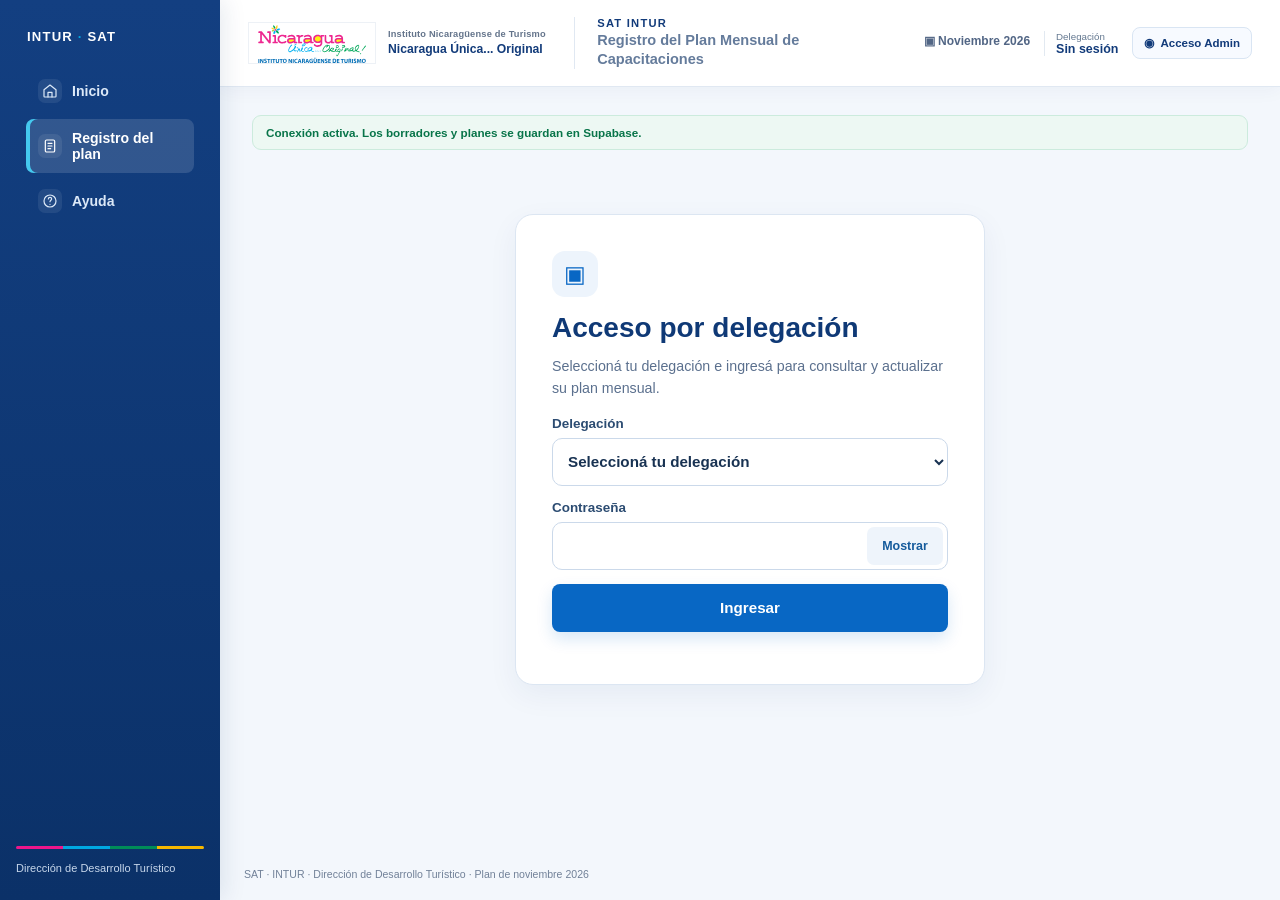
<file: index.html>
<!doctype html>
<html lang="es">
<head>
  <meta charset="utf-8">
  <meta name="viewport" content="width=device-width,initial-scale=1">
  <meta name="description" content="Registro institucional del Plan Mensual de Capacitaciones del SAT INTUR.">
  <meta property="og:type" content="website">
  <meta property="og:title" content="Plan de Capacitaciones">
  <meta property="og:description" content="Registro institucional del Plan Mensual de Capacitaciones del SAT INTUR.">
  <meta name="twitter:card" content="summary">
  <meta name="twitter:title" content="Plan de Capacitaciones">
  <meta name="twitter:description" content="Registro institucional del Plan Mensual de Capacitaciones del SAT INTUR.">
  <title>Plan de Capacitaciones</title>
  <link rel="stylesheet" href="styles.css">
</head>
<body>
  <div class="app-shell">
    <aside class="sidebar" id="satSidebar" aria-label="Navegación del SAT Plan">
      <div class="sidebar-kicker">INTUR <span>·</span> SAT</div>
      <nav>
        <a href="#pageHeading"><span aria-hidden="true"><svg viewBox="0 0 24 24" fill="none" stroke="currentColor" stroke-width="1.8" stroke-linecap="round" stroke-linejoin="round"><path d="m3 10 9-7 9 7v10a1 1 0 0 1-1 1H4a1 1 0 0 1-1-1z"/><path d="M9 21v-7h6v7"/></svg></span> Inicio</a>
        <a class="active" href="#delegateView" aria-current="page"><span aria-hidden="true"><svg viewBox="0 0 24 24" fill="none" stroke="currentColor" stroke-width="1.8" stroke-linecap="round" stroke-linejoin="round"><rect x="5" y="3" width="14" height="18" rx="2"/><path d="M9 8h6M9 12h6M9 16h4"/></svg></span> Registro del plan</a>
        <a id="satAccountsLink" href="#satAccounts" hidden><span aria-hidden="true"><svg viewBox="0 0 24 24" fill="none" stroke="currentColor" stroke-width="1.8" stroke-linecap="round" stroke-linejoin="round"><path d="M16 21v-2a4 4 0 0 0-4-4H6a4 4 0 0 0-4 4v2M9 11a4 4 0 1 0 0-8 4 4 0 0 0 0 8ZM22 21v-2a4 4 0 0 0-3-3.87M16 3.13a4 4 0 0 1 0 7.75"/></svg></span> Usuarios y Contraseñas</a>
        <a href="#help"><span aria-hidden="true"><svg viewBox="0 0 24 24" fill="none" stroke="currentColor" stroke-width="1.8" stroke-linecap="round" stroke-linejoin="round"><circle cx="12" cy="12" r="9"/><path d="M9.5 9a2.5 2.5 0 0 1 5 0c0 1.7-2.5 2.1-2.5 4M12 17h.01"/></svg></span> Ayuda</a>
      </nav>
      <div class="sidebar-art" aria-hidden="true"><svg viewBox="0 0 260 300" preserveAspectRatio="none"><defs><linearGradient id="lake" x1="0" y1="0" x2="0" y2="1"><stop stop-color="#00a8e1" stop-opacity=".08"/><stop offset="1" stop-color="#62c8ef" stop-opacity=".6"/></linearGradient></defs><path d="M0 132 39 83l25 30 39-74 52 95 29-50 76 61v155H0Z" fill="#168bd0" opacity=".42"/><path d="m0 165 45-39 35 22 31-35 53 51 31-31 65 43v124H0Z" fill="#063366" opacity=".62"/><path d="M0 178q45-9 87 3t85 0 88 2v117H0Z" fill="url(#lake)"/><path d="M0 214q48-8 94 2t85 0 81 1M0 246q48-6 94 2t85 0 81 1" fill="none" stroke="#c4efff" stroke-opacity=".42" stroke-width="2"/><g fill="none" stroke="#c4efff" stroke-opacity=".45" stroke-width="2"><path d="M57 86c-25-30-47-16-28 10-35-6-36 21-5 22-24 20-5 39 18 17 1 34 26 32 27 1 20 28 43 10 15-13 34 0 32-27-4-21 17-28-7-42-23-16Z"/><circle cx="65" cy="113" r="8"/></g></svg><em>Nicaragua Única... Original!</em></div>
      <div class="sidebar-bottom"><div class="brand-stripe" aria-hidden="true"><i></i><i></i><i></i><i></i></div><span>Dirección de Desarrollo Turístico</span></div>
    </aside>
    <button class="menu-scrim" id="menuScrim" type="button" aria-label="Cerrar menú" hidden></button>

    <div class="app-main">
      <header class="hero">
        <div class="hero-inner">
          <button class="menu-toggle" id="menuToggle" type="button" aria-label="Abrir menú" aria-controls="satSidebar" aria-expanded="false"><span aria-hidden="true">☰</span></button>
          <div class="brand"><img class="logo" src="assets/intur-nicaragua-unica.svg" alt="INTUR · Nicaragua Única"><div><span>Instituto Nicaragüense de Turismo</span><strong>Nicaragua Única... Original</strong></div></div>
          <div class="header-title"><span>SAT INTUR</span><strong>Registro del Plan Mensual de Capacitaciones</strong></div>
          <div class="header-actions"><span class="period-label" id="selectedPeriodLabel">▣ &nbsp;Noviembre 2026</span><a class="header-delegation" href="#identification"><small>Delegación</small><strong id="headerDelegationName">Chinandega</strong></a><button class="admin-access" id="adminAccess" type="button">◉ &nbsp;Acceso Admin</button></div>
        </div>
      </header>

  <main class="shell">
    <div class="connection" id="connection" role="status" aria-live="polite"></div>

    <section id="satDelegationAccess" class="sat-access">
      <form id="satDelegationLogin">
        <span class="access-icon" aria-hidden="true">▣</span>
        <h2>Acceso por delegación</h2>
        <p class="access-intro">Seleccioná tu delegación e ingresá para consultar y actualizar su plan mensual.</p>
        <label>Delegación <select id="satDelegationName" required></select></label>
        <label>Contraseña <span class="password-field"><input id="satDelegationPassword" type="password" autocomplete="current-password" required><button id="satPasswordVisibility" type="button" aria-label="Mostrar contraseña" aria-pressed="false">Mostrar</button></span></label>
        <button class="button primary full" type="submit">Ingresar</button>
      </form>
      <form id="satPasswordChange" hidden>
        <h2>Cambiar contraseña</h2>
        <label>Nueva contraseña <input id="satNewPassword" type="password" minlength="12" maxlength="72" autocomplete="new-password" required></label>
        <button class="button" type="submit">Guardar contraseña</button>
      </form>
      <p id="satAccessMessage" role="status"></p>
      <p id="delegationReadOnly" role="status" hidden>Este plan ya fue enviado a la DDT. Podés consultarlo y descargarlo. Para hacer cambios, solicitá habilitación a la DDT.</p>
    </section>
    <section id="delegateView" hidden>
      <div class="page-heading" id="pageHeading">
        <div class="page-heading-copy"><h1>Registro de capacitaciones</h1><p>Completá el plan en dos pasos: primero tus datos y después las capacitaciones.</p></div>
        <div class="delegate-session-actions" id="satDelegationSessionActions" hidden>
          <div class="delegate-period-picker" id="delegationPeriodPicker">
            <span class="period-label" id="delegationPeriodLabel">Mes del plan</span>
            <div class="delegate-period-controls">
              <button type="button" id="delegationPeriodPrev" aria-label="Mes anterior"><span aria-hidden="true">‹</span><span>Mes anterior</span></button>
              <button type="button" id="delegationPeriodToggle" aria-expanded="false" aria-controls="delegationPeriodPanel"><span aria-hidden="true" class="period-icon">▦</span><strong id="delegationPeriodText">Noviembre 2026</strong><span>Elegir otro mes</span></button>
              <button type="button" id="delegationPeriodNext" aria-label="Mes siguiente"><span>Mes siguiente</span><span aria-hidden="true">›</span></button>
            </div>
            <div id="delegationPeriodPanel" class="delegate-period-panel" role="dialog" aria-labelledby="delegationPeriodPanelTitle" hidden>
              <div class="delegate-period-year-controls"><button type="button" id="delegationYearPrev">Año anterior</button><h3 id="delegationPeriodPanelTitle" aria-live="polite">2026</h3><button type="button" id="delegationYearNext">Año siguiente</button></div>
              <div id="delegationMonths" class="delegate-period-months"></div>
              <button type="button" id="delegationPeriodToday" class="delegate-period-today">Ir al mes actual</button>
            </div>
            <input id="delegationPeriod" type="hidden" value="2026-11">
          </div>
          <div class="delegate-account-actions"><button id="satChangePassword" class="button ghost" type="button" hidden>Cambiar contraseña</button><button id="satDelegationLogout" class="button ghost" type="button" hidden>Cerrar sesión</button></div>
        </div>
      </div>
      <ol class="delegate-step-progress" aria-label="Pasos para completar el plan">
        <li id="stepProgress1" aria-current="step"><button class="step-progress-button" id="stepNav1" type="button" aria-controls="delegationStep1" aria-current="step"><span>1</span><strong>Datos de quien registra</strong></button></li>
        <li id="stepProgress2"><button class="step-progress-button" id="stepNav2" type="button" aria-controls="delegationStep2"><span>2</span><strong>Capacitaciones</strong></button></li>
      </ol>
      <p id="saveMessage" class="save-state" role="status" aria-live="polite">Guardá cada capacitación para conservarla en Supabase. Cuando el plan esté completo, envíalo a la DDT.</p>
      <div id="delegationStep1" class="delegation-step">
      <section class="panel identity-panel" id="identification">
        <div class="panel-title"><div class="step-heading"><span class="step-number" aria-hidden="true">1</span><div><span class="step-caption">PASO 1 DE 2</span><h2>Datos de quien registra</h2><p id="registrantHelp">Escribí los datos de la persona responsable del plan. Los campos con * son necesarios.</p></div></div><span class="status-pill" id="planStatus">Borrador</span></div>
        <div class="identity-grid">
          <label class="identity-field field-region"><span>Región <b class="required-mark">*</b></span><select id="region"></select></label>
          <label class="identity-field field-delegation"><span>Delegación <b class="required-mark">*</b></span><select id="delegation"></select></label>
          <label class="identity-field field-person"><span>Nombre de quien registra <b class="required-mark">*</b></span><input id="registrantName" autocomplete="name" placeholder="Nombre y apellido"></label>
          <label class="identity-field field-role"><span>Cargo <b class="required-mark">*</b></span><input id="registrantRole" placeholder="Ej. Especialista territorial"></label>
          <label class="identity-field field-email"><span>Correo institucional <b class="required-mark">*</b></span><input id="registrantEmail" type="email" autocomplete="email" placeholder="correo@intur.gob.ni"></label>
          <label class="identity-field field-phone"><span>Teléfono de contacto <b class="required-mark">*</b></span><input id="registrantPhone" type="tel" autocomplete="tel" placeholder="Ej. 8888-0000"></label>
        </div>
      </section>

      <section class="metrics" aria-label="Resumen del plan">
        <article class="metric-activities"><span>▤</span><div><small>Capacitaciones</small><strong id="activityCount">0</strong></div></article>
        <article class="cancelled-metric"><span>⛔</span><div><small>Canceladas</small><strong id="cancelledCount">0</strong></div></article>
        <article class="metric-projection"><span>♟</span><div><small>Proyección total</small><strong id="participantCount">0</strong></div></article>
        <article class="metric-delegation"><span>⌖</span><div><small>Delegación</small><strong id="delegationMetric">—</strong></div></article>
        <article class="metric-saved"><span>◷</span><div><small>Último cambio</small><strong id="lastSaved">Pendiente</strong></div></article>
      </section>
      <div class="step-actions step-actions-end"><button class="button primary" id="step1Continue" type="button">Continuar a capacitaciones</button></div>
      </div>
      <div id="delegationStep2" class="delegation-step" hidden>
      <section class="panel plan-panel">
        <div class="panel-title plan-heading"><div class="step-heading"><span class="step-number" aria-hidden="true">2</span><div><span class="step-caption">PASO 2 DE 2</span><h2 id="activitiesHeading">Capacitaciones</h2><p id="activitiesHelp">Agregá o editá las capacitaciones del mes. Cuando el plan esté completo, podrás enviarlo a la DDT.</p></div></div><button class="button add-activity" id="addActivityTop" type="button">＋ Agregar capacitación</button></div>
        <div class="guidance" id="help"><b>Cómo empezar:</b> Tocá “Agregar capacitación”, completá los campos con * y presioná “Guardar actividad”. Si dura varios días, registrala una sola vez y anotá las otras fechas.</div>
        <div id="activities"></div>
        <div class="empty" id="emptyState"><span aria-hidden="true">🗓️</span><h3>Aún no hay capacitaciones para este mes</h3><p>Cuando estés lista, agregá la primera capacitación para el período seleccionado.</p><div class="empty-actions"><button class="button secondary" type="button" id="addFirst">Agregar primera capacitación</button></div></div>
      </section>
      <section class="panel plan-send-panel" id="planSendPanel" aria-labelledby="submitStepTitle">
        <div class="plan-send-copy"><span class="eyebrow dark">Envío del plan</span><h2 id="submitStepTitle">Enviar plan a la DDT</h2><p id="submitStepHelp">Al confirmar, el plan se guardará en Supabase y quedará enviado a la DDT.</p><p class="plan-send-summary" id="planSendSummary" role="status" aria-live="polite">Completá las capacitaciones y confirmá el envío cuando el plan esté listo.</p></div>
        <div class="step-actions plan-send-actions"><button class="button ghost" id="step2Back" type="button">Volver a datos</button><button class="button primary" id="submitPlan" type="button">Enviar plan a la DDT</button></div>
      </section>
      <section class="panel download-panel" id="downloadPanel" aria-live="polite">
        <div><span class="eyebrow dark" id="downloadEyebrow">Descargas del plan</span><h2 id="downloadHeading">Podrás descargar el plan después de enviarlo</h2><p id="downloadHelp">Las descargas estarán disponibles cuando envíes el plan a la DDT.</p></div>
        <div class="download-actions"><button class="button word" id="downloadWord" type="button" disabled aria-describedby="downloadHelp">Descargar plan mensual en Word</button><button class="button excel" id="downloadExcel" type="button" disabled aria-describedby="downloadHelp">Descargar plan mensual en Excel</button></div>
      </section>
      </div>
    </section>

    <dialog id="submitConfirmDialog" class="submit-confirm-dialog" aria-labelledby="submitConfirmTitle">
      <form method="dialog"><h2 id="submitConfirmTitle">¿Enviar este plan a la DDT?</h2><p id="submitConfirmSummary"></p><p id="submitConfirmHelp">El plan quedará guardado en Supabase con estado Enviado y visible en Acceso Admin.</p><div class="dialog-actions"><button class="button ghost" value="cancel">Volver al plan</button><button class="button primary" id="confirmSubmitPlan" type="button">Sí, enviar el plan</button></div></form>
    </dialog>

    <section id="adminView" class="admin-view" hidden>
      <div id="adminDashboard">
      <div class="admin-bar"><div><span class="eyebrow dark">Consola administrativa</span><h2 id="adminPeriodHeading">Seguimiento del Plan de Noviembre</h2><div class="admin-period-tools"><div class="period-picker" id="adminPeriodPicker">
  <span class="period-label">MES</span>
  <div class="period-controls">
    <button type="button" id="periodPrev" aria-label="Mes anterior">‹</button>
    <button type="button" id="periodToggle" aria-expanded="false" aria-controls="periodPanel"><span aria-hidden="true" class="period-icon">▦</span><strong id="periodMonth"></strong><span id="periodYear"></span></button>
    <button type="button" id="periodNext" aria-label="Mes siguiente">›</button>
  </div>
  <div id="periodPanel" class="period-panel" hidden>
    <div class="period-controls"><button type="button" id="periodYearPrev" aria-label="Año anterior">‹</button><strong id="periodBrowseYear" aria-live="polite"></strong><button type="button" id="periodYearNext" aria-label="Año siguiente">›</button></div>
    <div id="periodMonths" class="period-months"></div>
  </div>
</div><button class="button admin-reset-month" id="adminResetMonth" type="button">↻ Reiniciar mes</button></div><p>Vista central del período seleccionado: delegaciones, responsables y capacitaciones registradas.</p></div><div class="admin-action-stack"><div class="admin-main-actions"><button class="button word" id="adminDownloadComplete" type="button" disabled>▣ Descargar plan completo noviembre</button><button class="button excel" id="adminDownloadExcelComplete" type="button" disabled>▦ Descargar Excel completo noviembre</button><button class="button excel" id="adminDownloadCentral" type="button" disabled>Exportar para SAT Central</button><button class="button secondary" id="assignDdtStaff" type="button">👥 Asignar personal DDT</button><button class="button cancelled-action" id="adminCancelledOpen" type="button">⛔ Capacitaciones canceladas</button></div><div class="admin-session-actions"><button class="button plan-ddt" id="adminPlanDdt" type="button">▤ Plan DDT</button><button class="button ghost" id="adminLogout" type="button">Cerrar sesión</button></div></div></div>
      <section class="metrics admin-metrics">
        <article><span>🗺️</span><div><small>Delegaciones con registro</small><strong id="adminDelegations">0 / 17</strong></div></article>
        <article><span>📚</span><div><small>Capacitaciones</small><strong id="adminActivities">0</strong></div></article>
        <article class="cancelled-metric"><span>⛔</span><div><small>Canceladas</small><strong id="adminCancelled">0</strong></div></article>
        <article><span>👥</span><div><small>Proyección total</small><strong id="adminParticipants">0</strong></div></article>
        <article><span>✅</span><div><small>Planes enviados</small><strong id="adminSubmitted">0</strong></div></article>
      </section>
      <section class="panel">
        <div class="admin-filters"><label>Delegación<select id="adminDelegationFilter"><option value="">Todas</option></select></label><label>Estado<select id="adminStatusFilter"><option value="">Todos</option><option value="BORRADOR">Borrador</option><option value="ENVIADO">Enviado</option></select></label><label>Buscar<input id="adminSearch" type="search" placeholder="Tema, responsable o persona"></label><button class="button secondary" id="adminRefresh" type="button">Actualizar</button></div>
        <div class="admin-list" id="adminList"></div>
      </section>
      </div>
      <section id="planDdtView" class="plan-ddt-view" hidden aria-labelledby="planDdtTitle">
        <div class="ddt-view-heading"><div><span class="eyebrow dark">Dirección de Desarrollo Turístico</span><h2 id="planDdtTitle">Plan DDT — Noviembre 2026</h2><p>Dirección de Desarrollo Turístico — Departamento de Acompañamiento Técnico</p></div><button class="button ghost" id="ddtBack" type="button">← Volver al panel</button></div>
        <div id="ddtLoading" class="ddt-message" role="status" hidden>Consultando las capacitaciones vigentes en Supabase…</div>
        <div id="ddtError" class="ddt-message error" role="alert" hidden></div>
        <div id="ddtSummary" class="ddt-summary" hidden>
          <article><span>Capacitaciones asignadas</span><strong id="ddtActivityTotal">0</strong></article>
          <article><span>Participantes proyectados</span><strong id="ddtParticipantTotal">0</strong></article>
        </div>
        <section id="ddtEmpty" class="ddt-empty" hidden>No hay capacitaciones asignadas a INTUR CENTRAL para noviembre 2026.</section>
        <div id="ddtActivityGroups" class="ddt-activity-groups"></div>
        <div class="ddt-download-bar"><p>La descarga vuelve a consultar Supabase para incluir los datos vigentes.</p><button class="button plan-ddt" id="downloadDdtWord" type="button" disabled>▣ Descargar Plan DDT en Word</button></div>
      </section>
    </section>
    <section id="satAccounts" class="sat-access" hidden>
      <h2>Usuarios y Contraseñas</h2>
      <p>Administrá el acceso de cada delegación desde su propia fila. Por seguridad, las contraseñas vigentes no se pueden consultar.</p>
      <p class="sat-temp-password-note">Al restablecer el acceso se usa la contraseña temporal institucional. Aparecerá una sola vez para que se la entregues a la delegación; la persona deberá cambiarla al ingresar.</p>
      <p id="satAccountsMessage" role="status"></p>
      <div id="satAccountsList"></div>
      <section class="password-reset-history" aria-labelledby="passwordHistoryHeading">
        <div class="password-history-heading"><div><h3 id="passwordHistoryHeading">Historial de restablecimientos</h3><p>Solo muestra cuándo se cambió una contraseña y quién lo hizo. No guarda las contraseñas.</p></div>
          <label>Delegación<select id="satPasswordHistoryFilter"><option value="">Todas</option></select></label>
        </div>
        <div id="satPasswordHistoryList" role="status" aria-live="polite">Cargando historial…</div>
      </section>
    </section>
  </main>

      <footer>SAT · INTUR · Dirección de Desarrollo Turístico · <span id="periodFooter">Plan de noviembre 2026</span></footer>
    </div>
  </div>

  <dialog id="adminDialog" class="admin-dialog">
    <form method="dialog" id="adminLoginForm">
      <button class="dialog-close" value="cancel" aria-label="Cerrar">×</button>
      <span class="lock">🔐</span><span class="eyebrow dark">Acceso restringido</span><h2>Consola Admin</h2><p>Ingresá las credenciales administrativas de la DDT.</p>
      <label>Usuario<input id="adminUsername" autocomplete="username" required></label>
      <label>Contraseña<input id="adminPassword" type="password" autocomplete="current-password" required></label>
      <p class="form-error" id="adminError" role="alert"></p>
      <button class="button primary full" type="submit">Ingresar</button>
    </form>
  </dialog>

  <dialog id="satPasswordRevealDialog" class="admin-dialog sat-password-reveal" aria-labelledby="satPasswordRevealTitle">
    <button class="dialog-close" id="satPasswordRevealClose" type="button" aria-label="Cerrar">×</button>
    <span class="eyebrow dark">Contraseña temporal nueva</span>
    <h2 id="satPasswordRevealTitle">Guardá esta contraseña ahora</h2>
    <p>Por seguridad, esta clave se mostrará solo esta vez. Copiala y compartila directamente con la delegación. La persona tendrá que cambiarla al ingresar.</p>
    <div id="satPasswordRevealList" class="sat-password-reveal-list"></div>
    <button class="button primary full" id="satPasswordRevealDone" type="button">Ya la guardé</button>
  </dialog>

  <dialog id="helpDialog" class="admin-dialog help-dialog" aria-labelledby="helpTitle">
    <button class="dialog-close" id="helpClose" type="button" aria-label="Cerrar ayuda">×</button>
    <span class="eyebrow dark">Ayuda del SAT</span>
    <h2 id="helpTitle">Registro del plan mensual</h2>
    <p>Ingresá con tu delegación para consultar el mes, registrar capacitaciones y descargar los planes disponibles.</p>
    <p>Los planes enviados quedan en consulta. Si necesitás corregir uno, solicitá a la DDT la habilitación de edición.</p>
    <p>Desde el selector de mes podés revisar períodos anteriores o futuros sin perder los registros guardados.</p>
  </dialog>

  <dialog id="assignmentDialog" class="admin-dialog assignment-dialog">
    <form method="dialog">
      <button class="dialog-close" value="cancel" aria-label="Cerrar">×</button>
      <span class="lock">👥</span><span class="eyebrow dark">Coordinación DDT</span><h2>Asignar personal DDT</h2><p>Calendario de noviembre de 2026. Elegí quién facilitará cada capacitación de INTUR CENTRAL desde el día en que está programada.</p>
      <div class="assignment-list" id="assignmentList"></div>
    </form>
  </dialog>

  <dialog id="cancelledDialog" class="cancelled-dialog">
    <div class="cancelled-dialog-head"><div><span class="eyebrow dark">Historial administrativo</span><h2>Capacitaciones canceladas</h2><p id="cancelledSummary">Consulta las cancelaciones registradas.</p></div><button class="dialog-close" id="cancelledClose" type="button" aria-label="Cerrar">×</button></div>
    <div class="cancelled-filters"><label>Mes<select id="cancelledMonth"><option value="">Todo el período</option><option value="2026-11">Noviembre 2026</option></select></label><label>Delegación<select id="cancelledDelegation"><option value="">Todas las delegaciones</option></select></label><button class="button word" id="cancelledDownload" type="button">▣ Descargar informe Word</button></div>
    <div id="cancelledList" class="cancelled-list"></div>
  </dialog>

  <dialog id="activityCancelDialog" class="admin-dialog cancellation-form">
    <form method="dialog" id="activityCancelForm">
      <button class="dialog-close" id="activityCancelClose" value="cancel" aria-label="Cerrar">×</button>
      <span class="lock">⛔</span><span class="eyebrow dark">Cancelar capacitación</span><h2 id="cancelActivityTitle">Confirmar cancelación</h2>
      <p id="cancelActivityContext"></p>
      <label>Motivo de cancelación<textarea id="cancelReason" required maxlength="1000" placeholder="Explicá brevemente por qué no se realizará la capacitación."></textarea></label>
      <p class="form-error" id="cancelError" role="alert"></p>
      <div class="dialog-actions"><button class="button ghost" id="cancelGoBack" value="cancel" type="submit">Volver</button><button class="button admin-danger" id="confirmCancelActivity" type="button">Confirmar cancelación</button></div>
    </form>
  </dialog>

  <dialog id="adminResetMonthDialog" class="admin-dialog" aria-labelledby="adminResetMonthTitle">
    <form method="dialog">
      <button class="dialog-close" value="cancel" aria-label="Cerrar">×</button>
      <span class="lock" aria-hidden="true">⚠️</span>
      <span class="eyebrow dark">Reinicio mensual</span>
      <h2 id="adminResetMonthTitle">¿Reiniciar mes?</h2>
      <p id="adminResetMonthSummary"></p>
      <div class="dialog-actions">
        <button class="button ghost" value="cancel" type="submit">Cancelar</button>
        <button class="button admin-danger" id="confirmAdminResetMonth" type="button">Sí, reiniciar</button>
      </div>
    </form>
  </dialog>

  <div class="toast" id="toast" role="status" aria-live="polite"></div>
  <script src="config.js"></script>
  <script src="vendor/xlsx-js-style.min.js"></script>
  <script src="vendor/pizzip.min.js"></script>
  <script src="plan-export.js?v=20261119-plan-ejemplo-correcciones-v2"></script>
  <script src="app.js?v=20261119-delegation-save-fix-v1"></script>
</body>
</html>
</file>
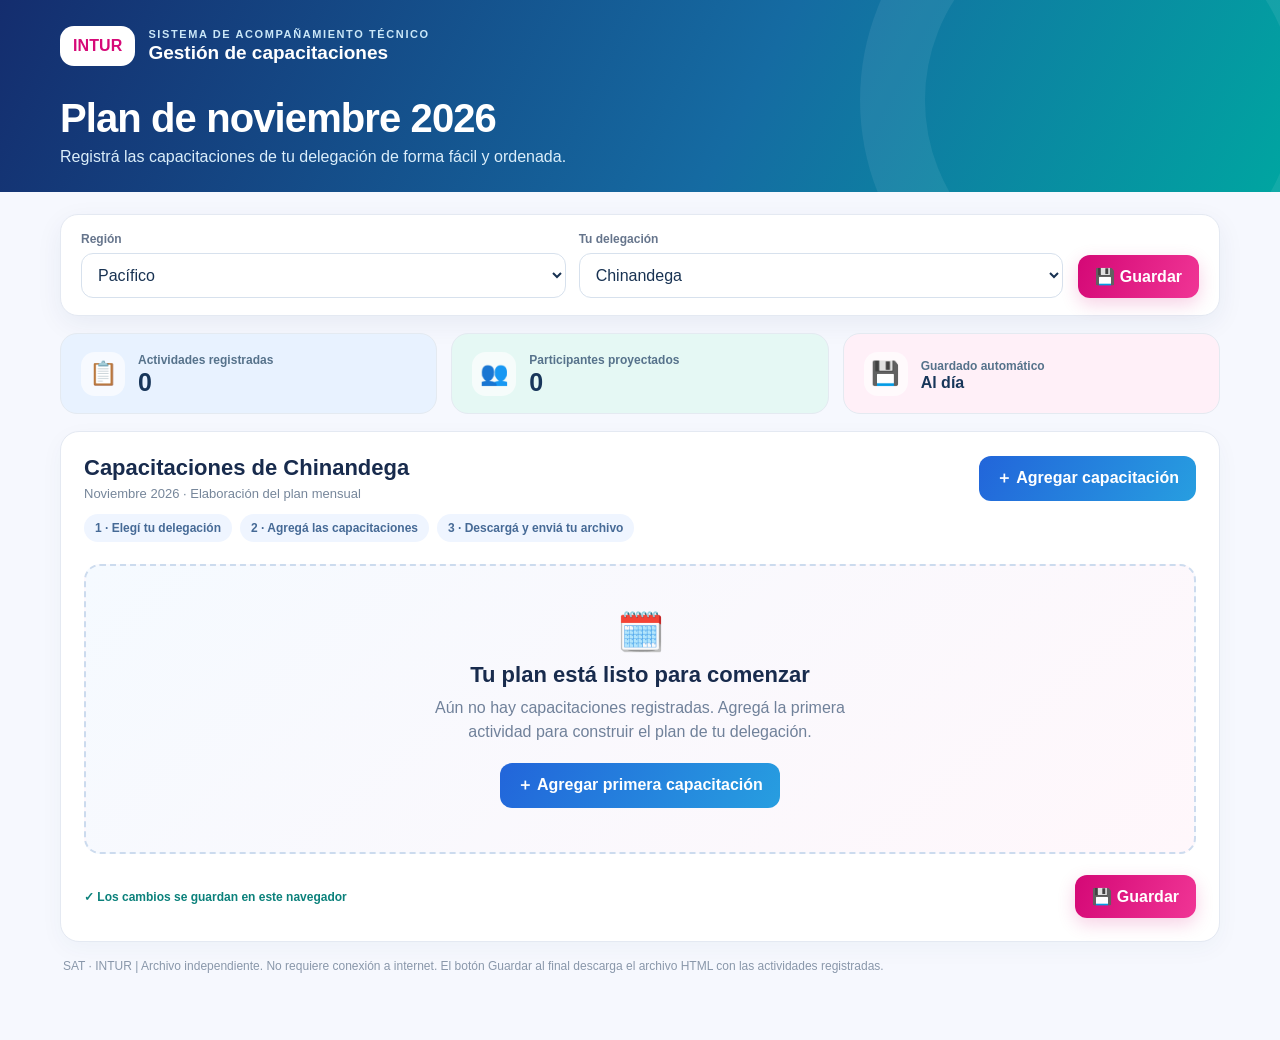
<file: SAT_Noviembre_Delegaciones_v4_Guardar_RESPALDO.html>
<!doctype html>
<html lang="es"><head><meta charset="utf-8"><meta name="viewport" content="width=device-width,initial-scale=1"><title>SAT INTUR · Plan noviembre 2026</title>
<style>
:root{font-family:Inter,"Segoe UI",Arial,sans-serif;color:#182b4d;background:#f6f8fe;--pink:#d60978;--blue:#2564c9;--teal:#078e94;--border:#e4e9f2}*{box-sizing:border-box}body{margin:0}button,input,select,textarea{font:inherit}button{cursor:pointer}button:focus-visible,input:focus-visible,select:focus-visible,textarea:focus-visible{outline:3px solid #92c7f5;outline-offset:2px}header{background:linear-gradient(117deg,#142d6e,#156ba2 58%,#00a5a1);color:#fff;padding:26px max(20px,calc((100vw - 1160px)/2));position:relative;overflow:hidden}header:after{content:'';position:absolute;right:-80px;top:-150px;width:370px;height:370px;border:65px solid #ffffff12;border-radius:50%;pointer-events:none}.brand{display:flex;align-items:center;gap:13px;position:relative;z-index:1}.logo{background:#fff;color:#d60978;border-radius:14px;font-weight:900;padding:11px 13px;letter-spacing:.1px}.kicker{text-transform:uppercase;letter-spacing:1.6px;font-size:11px;color:#cae7f8;font-weight:800}.brandTitle{font-weight:850;font-size:19px;margin-top:2px}header h1{font-size:clamp(25px,4vw,40px);margin:30px 0 7px;letter-spacing:-.9px;position:relative;z-index:1}header p{color:#dbeefa;margin:0;position:relative;z-index:1}.wrap{max-width:1200px;margin:auto;padding:22px 20px 50px}.bar{background:white;border:1px solid var(--border);border-radius:18px;padding:17px 20px;box-shadow:0 8px 27px #102d6310;display:flex;align-items:end;justify-content:space-between;flex-wrap:wrap;gap:15px}.selectors{display:flex;gap:13px;flex-wrap:wrap;flex:1}.sel{min-width:200px;flex:1}.sel label,.field label{display:block;font-size:12px;font-weight:750;color:#66758c;margin-bottom:7px}.sel select,.field input,.field textarea,.field select{width:100%;border:1px solid #d7e1ed;border-radius:12px;background:#fff;color:#183252;padding:12px;min-height:45px;min-width:0}.field textarea{resize:vertical;min-height:78px}.btn{border:1px solid #d8e2f0;background:white;color:#17365f;border-radius:12px;padding:12px 17px;font-weight:800;display:inline-flex;align-items:center;justify-content:center;gap:7px;transition:transform .13s}.btn:hover{transform:translateY(-1px)}.btn.primary{background:linear-gradient(110deg,#d40876,#f03595);color:white;border:0;box-shadow:0 6px 18px #d4087630}.btn.blue{background:linear-gradient(120deg,#2265da,#279ee0);color:white;border:0}.btn.soft{background:#f6f9ff}.btn.danger{color:#b62252;border-color:#ffd5e0}.btn.small{font-size:12px;padding:8px 12px}.stats{display:grid;grid-template-columns:repeat(3,1fr);gap:14px;margin:17px 0}.stat{border-radius:17px;padding:16px 20px;color:#18365a;border:1px solid #e4eaf1;display:flex;align-items:center;gap:13px}.stat:nth-child(1){background:#e8f2ff}.stat:nth-child(2){background:#e5f8f4}.stat:nth-child(3){background:#fff0f8}.bubble{display:grid;place-items:center;border-radius:14px;width:44px;height:44px;background:#ffffffa8;font-size:23px}.stat b{font-size:25px;display:block}.stat span{font-size:12px;font-weight:750;color:#56728b}.section{background:#fff;border:1px solid var(--border);border-radius:19px;padding:23px;margin-top:16px;box-shadow:0 7px 23px #1d46700a}.sectionhead{display:flex;justify-content:space-between;align-items:center;gap:15px;flex-wrap:wrap}.sectionhead h2{font-size:22px;margin:0 0 3px}.muted{font-size:13px;color:#76869a}.empty{margin-top:22px;border:2px dashed #ccdbee;background:linear-gradient(140deg,#f5faff,#fff7fb);border-radius:16px;text-align:center;padding:44px 20px}.empty .emicon{font-size:38px}.empty h3{font-size:22px;margin:8px 0}.empty p{color:#70819a;margin:0 auto 19px;max-width:440px;line-height:1.5}.activity{border:1px solid #dfe9f4;border-radius:15px;margin-top:16px;overflow:hidden}.activitytop{background:linear-gradient(100deg,#f1f7ff,#fff4fa);padding:15px 17px;display:flex;justify-content:space-between;align-items:center;gap:10px}.activitytop b{color:#174179}.activitybody{padding:17px}.activityactions{display:flex;justify-content:flex-end;align-items:center;gap:12px;padding:0 17px 17px}.activitymsg{font-size:12px;color:#0b817b;font-weight:750}.grid{display:grid;grid-template-columns:repeat(4,minmax(0,1fr));gap:13px}.field.wide{grid-column:span 2}.field.full{grid-column:1/-1}.help{font-size:11px;color:#7d8da0;margin-top:5px;line-height:1.45}.steps{display:flex;align-items:center;gap:8px;flex-wrap:wrap;margin-top:12px}.step{font-size:12px;font-weight:700;background:#eff5ff;color:#466a96;border-radius:20px;padding:7px 11px}.saved{font-size:12px;color:#0b817b;font-weight:750}.actions{display:flex;justify-content:space-between;gap:12px;flex-wrap:wrap;align-items:center;margin-top:21px}.admin{display:none}.admin.visible{display:block}.admin input[type=file]{max-width:100%;padding:10px;border:1px dashed #9eb8d8;border-radius:12px}.adminrow{display:flex;gap:12px;align-items:center;flex-wrap:wrap;margin-top:15px}.importlog{font-size:13px;color:#476180;line-height:1.5}.footer{padding:17px 3px;color:#8997aa;font-size:12px}.toast{position:fixed;bottom:22px;right:22px;max-width:360px;background:#163b64;color:white;padding:12px 18px;border-radius:12px;box-shadow:0 7px 23px #132c4960;opacity:0;pointer-events:none;transition:.2s}.toast.show{opacity:1}@media(max-width:780px){.grid{grid-template-columns:repeat(2,minmax(0,1fr))}.stats{grid-template-columns:1fr 1fr}.stat:last-child{grid-column:1/-1}}@media(max-width:520px){.wrap{padding:15px 12px 35px}.section{padding:15px}.grid{grid-template-columns:1fr}.field.wide{grid-column:auto}.stats{gap:8px}.stat{padding:12px}.stat b{font-size:20px}.sel{min-width:100%}.sectionhead h2{font-size:19px}}@media print{.btn,.admin,.actions,.bar{display:none!important}.wrap{padding:0}.activity{break-inside:avoid}}
</style></head><body>
<script id="embedded-state" type="application/json">{"plan":"SAT-NOV-2026-EMPTY","delegacion":"","registros":[]}</script>
<header><div class="brand"><span class="logo">INTUR</span><div><div class="kicker">Sistema de Acompañamiento Técnico</div><div class="brandTitle">Gestión de capacitaciones</div></div></div><h1>Plan de noviembre 2026</h1><p>Registrá las capacitaciones de tu delegación de forma fácil y ordenada.</p></header>
<main class="wrap"><div class="bar"><div class="selectors"><div class="sel"><label for="region">Región</label><select id="region"></select></div><div class="sel"><label for="delegate">Tu delegación</label><select id="delegate"></select></div></div><button id="download" class="btn primary">💾 Guardar</button></div>
<div class="stats"><div class="stat"><div class="bubble">📋</div><div><span>Actividades registradas</span><b id="total">0</b></div></div><div class="stat"><div class="bubble">👥</div><div><span>Participantes proyectados</span><b id="participants">0</b></div></div><div class="stat"><div class="bubble">💾</div><div><span>Guardado automático</span><b style="font-size:16px" id="status">Al día</b></div></div></div>
<section class="section"><div class="sectionhead"><div><h2 id="heading">Capacitaciones</h2><span class="muted">Noviembre 2026 · Elaboración del plan mensual</span></div><button class="btn blue" id="add">＋ Agregar capacitación</button></div><div class="steps"><span class="step">1 · Elegí tu delegación</span><span class="step">2 · Agregá las capacitaciones</span><span class="step">3 · Descargá y enviá tu archivo</span></div><div id="items"></div><div class="actions"><span class="saved" id="savehint">✓ Los cambios se guardan en este navegador</span><button class="btn primary" id="downloadBottom">💾 Guardar</button></div></section>

<div class="footer">SAT · INTUR | Archivo independiente. No requiere conexión a internet. El botón Guardar al final descarga el archivo HTML con las actividades registradas.</div></main><div class="toast" id="toast"></div>
<script>
(()=>{'use strict';
const REGIONS={'Pacífico':['Chinandega','León','Managua','Masaya','Rivas','Carazo','Granada'],'Norte':['Jinotega','Matagalpa','Nueva Segovia','Estelí','Madriz'],'Centro y Sureste':['Boaco','Chontales','Río San Juan'],'Costa Caribe':['RACCN','RACCS']};
const delegates=Object.values(REGIONS).flat(),embedded=JSON.parse(document.getElementById('embedded-state').textContent),PLAN='SAT-NOV-2026-EMPTY',KEY='SAT_NOV_2026_EMPTY_V2_'+(embedded.delegacion||'BASE');
const $=id=>document.getElementById(id),copy=obj=>JSON.parse(JSON.stringify(obj));
let stored=null;try{stored=JSON.parse(localStorage.getItem(KEY)||'null')}catch(e){}
let state=(embedded.exportedAt||!stored||stored.plan!==PLAN)?copy(embedded):stored;
let delegate=embedded.delegacion||'Chinandega',region=Object.keys(REGIONS).find(r=>REGIONS[r].includes(delegate))||'Pacífico';
const el=(tag,cls,text)=>{let n=document.createElement(tag);if(cls)n.className=cls;if(text!==undefined)n.textContent=text;return n};
function notify(text){const t=$('toast');t.textContent=text;t.classList.add('show');clearTimeout(notify.t);notify.t=setTimeout(()=>t.classList.remove('show'),2600)}
function persist(){try{localStorage.setItem(KEY,JSON.stringify(state));$('status').textContent='Al día';$('savehint').textContent='✓ Cambios guardados automáticamente'}catch(e){$('status').textContent='Sin guardado local';$('savehint').textContent='Descargá una copia para conservar tus cambios'}}
function opts(select,items,value){select.replaceChildren(...items.map(s=>new Option(s,s)));select.value=value}
function setup(){opts($('region'),Object.keys(REGIONS),region);opts($('delegate'),REGIONS[region],delegate);$('region').onchange=()=>{region=$('region').value;delegate=REGIONS[region][0];opts($('delegate'),REGIONS[region],delegate);draw()};$('delegate').onchange=()=>{delegate=$('delegate').value;draw()};draw()}
function field(parent,rec,title,key,type='text',hint='',wide=''){let wrap=el('div','field '+wide),lab=el('label','',title),inp=key==='observaciones'?el('textarea'):key==='institucion'?el('select'):el('input');if(key!=='observaciones'&&key!=='institucion')inp.type=type;if(key==='institucion'){const values=['Seleccionar institución','INTUR','INATEC','MIFIC','MINSA','SETEC','Bomberos','Policía Nacional','UNAN','UAM','Alcaldía Municipal','Delegación Departamental','Otra institución'];values.forEach((v,i)=>inp.add(new Option(v,i?v:'')));if(rec[key]&&!values.includes(rec[key]))inp.add(new Option(rec[key],rec[key]));}inp.value=rec[key]??'';inp.setAttribute('aria-label',title);if(type==='number')inp.min='0';if(key==='fecha'){inp.min='2026-11-01';inp.max='2026-11-30'}if(hint&&key!=='institucion')inp.placeholder=hint;const update=()=>{rec[key]=type==='number'?Math.max(0,Number(inp.value)||0):inp.value;rec.updated=new Date().toISOString();persist();refresh()};inp.oninput=update;inp.onchange=update;wrap.append(lab,inp);parent.append(wrap)}
function refresh(){let rows=state.registros.filter(r=>r.delegacion===delegate);$('total').textContent=rows.length;$('participants').textContent=rows.reduce((sum,r)=>sum+(Number(r.meta)||0),0).toLocaleString('es-NI')}
function draw(){let rows=state.registros.filter(r=>r.delegacion===delegate).sort((a,b)=>(a.fecha||'').localeCompare(b.fecha||''));$('heading').textContent='Capacitaciones de '+delegate;const root=$('items');root.replaceChildren();if(!rows.length){let v=el('div','empty');v.append(el('div','emicon','🗓️'),el('h3','','Tu plan está listo para comenzar'),el('p','','Aún no hay capacitaciones registradas. Agregá la primera actividad para construir el plan de tu delegación.'));let b=el('button','btn blue','＋ Agregar primera capacitación');b.onclick=add;v.append(b);root.append(v)}
rows.forEach((rec,i)=>{let a=el('article','activity'),top=el('div','activitytop'),title=el('b','',`Actividad ${i+1}`),del=el('button','btn danger small','Eliminar');del.onclick=()=>{if(confirm('¿Eliminar esta capacitación?')){state.registros=state.registros.filter(r=>r.id!==rec.id);persist();draw()}};top.append(title,del);const grid=el('div','activitybody grid');field(grid,rec,'Tema de capacitación','tema','text','Ej. Atención al cliente','wide');field(grid,rec,'Fecha','fecha','date');field(grid,rec,'Hora','hora','text','Ej. 9:00 a.m. – 12:00 m.d.');field(grid,rec,'Municipio','municipio','text','Ej. Nagarote');field(grid,rec,'Lugar','lugar','text','Ej. Hotel, restaurante, INATEC','wide');field(grid,rec,'Institución que imparte','institucion','text','Seleccioná la institución','wide');field(grid,rec,'Meta de participantes','meta','number','Ej. 25');field(grid,rec,'Validado por','valido','text','Nombre de quien registra','wide');field(grid,rec,'Observaciones','observaciones','text','Acá podés indicar otras fechas cuando la capacitación sea de varios días, además de cambios de horario, lugar o detalles adicionales.','full');a.append(top,grid);const actions=el('div','activityactions'),msg=el('span','activitymsg'),saveOne=el('button','btn blue','💾 Guardar actividad');saveOne.type='button';saveOne.onclick=()=>{rec.updated=new Date().toISOString();persist();msg.textContent='✓ Actividad guardada';notify('Actividad guardada. Al finalizar descargá tu archivo con el botón Guardar.');};actions.append(msg,saveOne);a.append(actions);root.append(a)});refresh()}
function add(){state.registros.push({id:'NEW-'+Date.now()+'-'+Math.random().toString(36).slice(2,8),delegacion:delegate,fecha:'2026-11-02',tema:'',hora:'',municipio:'',lugar:'',institucion:'',meta:25,valido:'',observaciones:'',updated:new Date().toISOString()});persist();draw();const last=$('items').lastElementChild;last?.scrollIntoView({behavior:'smooth',block:'start'});last?.querySelector('input[type=text]')?.focus()}
function download(all=false){if(!all&&!delegate){notify('Seleccioná una delegación');return}const data=copy(state);data.delegacion=all?'':delegate;data.registros=all?state.registros:state.registros.filter(r=>r.delegacion===delegate);data.exportedAt=new Date().toISOString();const doc=document.documentElement.cloneNode(true);doc.querySelector('#embedded-state').textContent=JSON.stringify(data).replaceAll('<','\\u003c');const blob=new Blob(['<!doctype html>\n'+doc.outerHTML],{type:'text/html;charset=utf-8'});const url=URL.createObjectURL(blob),link=document.createElement('a');link.href=url;link.download=all?'SAT_PLAN_NOVIEMBRE_CONSOLIDADO.html':'INDEX '+delegate.toUpperCase()+'.html';document.body.append(link);link.click();link.remove();setTimeout(()=>URL.revokeObjectURL(url),5000);notify('Archivo guardado y descargado. Enviá el HTML por correo.')}
$('add').onclick=add;$('download').onclick=()=>download();$('downloadBottom').onclick=()=>download();
setup();
})();
</script></body></html>
</file>
<file: styles.css>
:root{font-family:Inter,"Segoe UI",Arial,sans-serif;color:#172b4d;background:#f4f7fb;--navy:#152d6b;--blue:#176fba;--cyan:#06a6c9;--pink:#d60978;--teal:#078e83;--line:#dfe6f0;--muted:#687991;--shadow:0 12px 34px rgba(22,45,107,.08)}*{box-sizing:border-box}body{margin:0;min-width:320px;background:radial-gradient(circle at 88% 6%,#dff9fb 0,transparent 28%),#f4f7fb}button,input,select,textarea{font:inherit}button{cursor:pointer}button:focus-visible,input:focus-visible,select:focus-visible,textarea:focus-visible{outline:3px solid #f5bd42;outline-offset:2px}.hero{background:linear-gradient(118deg,#132b68,#176fa8 60%,#049d9d);color:#fff;overflow:hidden;position:relative}.hero:after{content:"";position:absolute;width:430px;height:430px;border:78px solid #ffffff10;border-radius:50%;right:-170px;top:-230px}.hero-inner{max-width:1200px;margin:auto;padding:22px 22px 40px;position:relative;z-index:1}.brand{display:flex;align-items:center;gap:12px}.brand .logo{background:#fff;color:var(--pink);padding:11px 13px;border-radius:13px;font-weight:950}.brand div{display:flex;flex-direction:column}.brand div span{color:#cde9f4;font-size:.7rem;text-transform:uppercase;font-weight:800;letter-spacing:.08em}.brand div strong{font-size:1rem;margin-top:2px}.admin-access{position:absolute;right:22px;top:22px;border:1px solid #ffffff5c;border-radius:11px;padding:10px 14px;background:#ffffff12;color:#fff;font-weight:800}.admin-access:hover{background:#fff;color:var(--navy)}.hero-copy{margin-top:38px;max-width:780px}.eyebrow{display:block;color:#bdeef3;text-transform:uppercase;letter-spacing:.12em;font-size:.7rem;font-weight:900}.eyebrow.dark{color:var(--pink)}.hero h1{font-size:clamp(2rem,5vw,3.3rem);line-height:1.02;letter-spacing:-.045em;margin:8px 0 12px}.hero p{margin:0;max-width:680px;color:#dcecf5;line-height:1.55}.shell{max-width:1200px;margin:auto;padding:22px 20px 50px}.connection{display:none;margin-bottom:15px;padding:12px 15px;border-radius:11px;font-size:.82rem;font-weight:750}.connection.visible{display:block}.connection.ok{background:#e1f6ec;color:#166b4c;border:1px solid #bce8d4}.connection.warning{background:#fff5d9;color:#765811;border:1px solid #f1dda5}.panel{background:#fff;border:1px solid var(--line);border-radius:18px;box-shadow:var(--shadow);padding:22px;margin-bottom:16px}.panel-title{display:flex;align-items:flex-start;justify-content:space-between;gap:20px}.panel-title h2,.admin-bar h2{margin:4px 0 5px;font-size:1.42rem;color:var(--navy)}.panel-title p,.admin-bar p{margin:0;color:var(--muted);font-size:.84rem;line-height:1.5}.status-pill{white-space:nowrap;padding:7px 10px;border-radius:999px;background:#fff2cd;color:#795d16;font-size:.7rem;font-weight:900;text-transform:uppercase}.status-pill.sent{background:#def4e8;color:#1f704d}.identity-grid{display:grid;grid-template-columns:repeat(3,minmax(0,1fr));gap:13px;margin-top:20px}label{display:flex;flex-direction:column;gap:6px;color:#5f6f87;font-size:.73rem;font-weight:850}input,select,textarea{width:100%;min-width:0;border:1px solid #ccd7e6;border-radius:10px;background:#fff;color:#183252;padding:10px 11px;min-height:43px}textarea{min-height:80px;resize:vertical}.metrics{display:grid;grid-template-columns:repeat(4,minmax(0,1fr));gap:12px;margin:16px 0}.metrics article{display:flex;align-items:center;gap:12px;min-height:105px;padding:16px;background:#fff;border:1px solid var(--line);border-radius:15px;box-shadow:0 7px 20px rgba(22,45,107,.05)}.metrics article>span{display:grid;place-items:center;width:43px;height:43px;border-radius:12px;background:#eef6ff;font-size:1.3rem}.metrics small{display:block;color:var(--muted);font-weight:750}.metrics strong{display:block;margin-top:4px;color:var(--navy);font-size:1.5rem}.metrics article:nth-child(2)>span{background:#e6f8f2}.metrics article:nth-child(3)>span{background:#fff0f7}.metrics article:nth-child(4)>span{background:#fff5dd}.metrics article:nth-child(3) strong,.metrics article:nth-child(4) strong{font-size:.96rem}.plan-heading{align-items:center}.button{min-height:42px;border:0;border-radius:10px;padding:10px 15px;display:inline-flex;align-items:center;justify-content:center;gap:7px;font-weight:850}.button.primary{background:linear-gradient(110deg,var(--pink),#f33b98);color:#fff;box-shadow:0 7px 18px rgba(214,9,120,.2)}.button.secondary{background:linear-gradient(115deg,#176dd1,#16a1d1);color:#fff}.button.ghost{background:#edf2f8;color:#314e71}.button.full{width:100%}.guidance{margin-top:18px;padding:13px 15px;border-left:4px solid var(--cyan);border-radius:8px;background:#eaf8fc;color:#426176;font-size:.79rem;line-height:1.55}.empty{text-align:center;padding:45px 18px;border:2px dashed #cbd9e9;border-radius:15px;margin-top:18px;background:linear-gradient(135deg,#f5fbff,#fff7fb)}.empty span{font-size:2.2rem}.empty h3{margin:7px 0;color:var(--navy)}.empty p{margin:0 0 16px;color:var(--muted)}.activity-card{margin-top:16px;border:1px solid #dbe5f0;border-radius:15px;overflow:hidden}.activity-head{display:flex;justify-content:space-between;align-items:center;gap:10px;padding:13px 16px;background:linear-gradient(110deg,#eff7ff,#fff3f9)}.activity-head strong{color:#174477}.activity-head button{border:1px solid #f0c4d6;border-radius:8px;background:#fff;color:#a72b59;padding:7px 10px;font-weight:800}.activity-grid{display:grid;grid-template-columns:repeat(4,minmax(0,1fr));gap:12px;padding:17px}.activity-grid .wide{grid-column:span 2}.activity-grid .full{grid-column:1/-1}.field-help{color:#7c899b;font-size:.64rem;font-weight:500;line-height:1.35}.card-save{display:flex;justify-content:flex-end;padding:0 17px 17px}.submit-panel{position:sticky;bottom:10px;z-index:5;display:flex;justify-content:space-between;align-items:center;gap:16px;margin-top:18px;padding:15px 18px;border:1px solid #d9e3ef;border-radius:15px;background:#ffffffed;box-shadow:0 14px 38px rgba(22,45,107,.16);backdrop-filter:blur(10px)}.confirmation{max-width:580px;display:flex;flex-direction:row;align-items:flex-start}.confirmation input{width:auto;min-height:auto;margin-top:3px}.submit-panel>div{display:flex;gap:9px}.submit-panel>p{position:absolute;left:18px;bottom:-25px;margin:0;color:var(--muted);font-size:.68rem}.admin-view{margin-top:8px}.admin-bar{display:flex;justify-content:space-between;align-items:flex-start;gap:20px;margin-bottom:16px}.admin-filters{display:grid;grid-template-columns:1fr 180px 1.4fr auto;gap:10px;align-items:end}.admin-list{display:grid;gap:12px;margin-top:18px}.admin-card{border:1px solid #dce4ef;border-radius:13px;overflow:hidden}.admin-card summary{list-style:none;cursor:pointer;display:grid;grid-template-columns:1.1fr 1fr 120px 110px;align-items:center;gap:12px;padding:15px;background:#f8fafc}.admin-card summary::-webkit-details-marker{display:none}.admin-card summary strong{color:var(--navy)}.admin-card summary span,.admin-card summary small{color:var(--muted);font-size:.74rem}.admin-card summary .admin-state{width:max-content;border-radius:999px;padding:5px 8px;background:#fff0cc;color:#795b11;font-size:.62rem;font-weight:900;text-transform:uppercase}.admin-card summary .admin-state.sent{background:#dff4e8;color:#1f714d}.admin-detail{padding:16px}.admin-contact{display:grid;grid-template-columns:repeat(4,1fr);gap:9px;margin-bottom:14px}.admin-contact div{padding:10px;border-radius:9px;background:#f3f6fa}.admin-contact small{display:block;color:var(--muted)}.admin-contact b{font-size:.76rem;color:var(--navy)}.admin-activity{display:grid;grid-template-columns:110px 1fr 130px;gap:12px;padding:10px 0;border-top:1px solid #edf1f5}.admin-activity span,.admin-activity small{font-size:.72rem;color:var(--muted)}.admin-activity strong{color:#203b64;font-size:.8rem}.admin-empty{padding:35px;text-align:center;color:var(--muted)}.admin-dialog{width:min(440px,calc(100% - 28px));border:0;border-radius:18px;padding:0;box-shadow:0 25px 80px rgba(15,37,78,.35)}.admin-dialog::backdrop{background:#0b1f45b8;backdrop-filter:blur(4px)}.admin-dialog form{position:relative;padding:28px}.admin-dialog h2{margin:5px 0}.admin-dialog p{color:var(--muted);font-size:.83rem;line-height:1.45}.admin-dialog label{margin-top:13px}.dialog-close{position:absolute;right:14px;top:12px;border:0;background:transparent;color:#718198;font-size:1.5rem}.lock{display:block;font-size:2rem}.form-error{min-height:18px;color:#a72d4b!important;font-weight:750}.toast{position:fixed;right:18px;bottom:18px;z-index:20;max-width:370px;padding:12px 16px;border-radius:11px;background:#173d68;color:#fff;box-shadow:0 10px 30px rgba(15,37,78,.3);opacity:0;transform:translateY(12px);pointer-events:none;transition:.2s}.toast.show{opacity:1;transform:none}footer{text-align:center;padding:24px;color:#8390a3;font-size:.7rem}@media(max-width:900px){.identity-grid{grid-template-columns:repeat(2,1fr)}.metrics{grid-template-columns:repeat(2,1fr)}.activity-grid{grid-template-columns:repeat(2,1fr)}.admin-filters{grid-template-columns:1fr 1fr}.admin-card summary{grid-template-columns:1fr 1fr}.admin-contact{grid-template-columns:1fr 1fr}}@media(max-width:620px){.hero-inner{padding:18px 15px 32px}.brand div{max-width:190px}.admin-access{position:static;margin-top:18px}.hero-copy{margin-top:25px}.shell{padding:14px 10px 42px}.panel{padding:15px}.panel-title,.admin-bar{flex-direction:column}.identity-grid,.metrics,.activity-grid,.admin-filters{grid-template-columns:1fr}.activity-grid .wide{grid-column:auto}.submit-panel{position:static;align-items:stretch;flex-direction:column}.submit-panel>div{display:grid;grid-template-columns:1fr}.submit-panel>p{position:static}.admin-card summary{grid-template-columns:1fr}.admin-contact{grid-template-columns:1fr}.admin-activity{grid-template-columns:1fr}.plan-heading .button{width:100%}}

/* Administración avanzada */
.admin-activity-card{border:1px solid #dce4ef;border-radius:14px;padding:16px;margin:15px 0;background:#fbfdff}
.admin-activity-heading{display:flex;justify-content:space-between;gap:12px;flex-wrap:wrap;padding-bottom:13px;border-bottom:1px solid #e4eaf2}
.admin-activity-heading strong{color:#152d6b}.admin-activity-heading small{color:#64748b}
.admin-all-fields{display:grid;grid-template-columns:repeat(3,minmax(0,1fr));gap:10px;margin:15px 0}
.admin-data-field{padding:9px 11px;background:#fff;border:1px solid #edf1f6;border-radius:9px;overflow-wrap:anywhere}
.admin-data-field small{display:block;color:#65758e;font-size:.72rem;margin-bottom:5px}
.admin-data-field b{color:#193b69;font-size:.84rem;white-space:pre-wrap;font-weight:650}
.admin-toolbar{display:flex;align-items:end;gap:10px;flex-wrap:wrap;margin-top:14px}
.admin-toolbar label{min-width:180px}
.admin-danger{border:1px solid #f6bac8;color:#9e2044;background:#fff1f4}
.admin-editor{background:#eef6ff;padding:15px;border-radius:12px;margin-top:15px;border:1px solid #b6d6f0}
@media(max-width:750px){.admin-all-fields{grid-template-columns:repeat(2,minmax(0,1fr))}}
@media(max-width:500px){.admin-all-fields{grid-template-columns:1fr}}

/* Admin: capacitaciones contraídas inicialmente, expandibles por título */
.admin-activity-card > summary.admin-activity-heading{cursor:pointer;align-items:center;padding:4px 2px;border-bottom:0;list-style:none}
.admin-activity-card > summary.admin-activity-heading::-webkit-details-marker{display:none}
.admin-activity-card > summary.admin-activity-heading::after{content:"⌄";font-size:1.4rem;color:#176fba;font-weight:800;margin-left:auto;transition:transform .15s}
.admin-activity-card[open] > summary.admin-activity-heading{padding-bottom:13px;border-bottom:1px solid #e4eaf2}
.admin-activity-card[open] > summary.admin-activity-heading::after{transform:rotate(180deg)}
.admin-activity-card > summary.admin-activity-heading:focus-visible{outline:3px solid #92c7f5;outline-offset:3px;border-radius:6px}

/* El formulario territorial ya no muestra el facilitador; la proyección conserva un ancho cómodo. */
.activity-grid .projection-only{grid-column:span 2;max-width:320px}
@media(max-width:620px){.activity-grid .projection-only{grid-column:auto;max-width:none}}

/* Descargas del plan mensual */
.button.word{background:linear-gradient(115deg,#1760b4,#1a87ce);color:#fff}.button.excel{background:linear-gradient(115deg,#12744a,#26a269);color:#fff}.button.image{background:linear-gradient(115deg,#6741a5,#9265cc);color:#fff}.button:disabled{cursor:not-allowed;opacity:.55}.download-panel{display:flex;align-items:center;justify-content:space-between;gap:20px;border-color:#bbdfce;background:linear-gradient(115deg,#f7fffb,#f3faff)}.download-panel h2{margin:4px 0;color:var(--navy);font-size:1.2rem}.download-panel p{margin:0;color:var(--muted);font-size:.82rem;line-height:1.5}.download-actions{display:flex;gap:10px;flex-wrap:wrap;justify-content:flex-end}.admin-downloads{padding:14px;background:#f2fbf7;border:1px solid #cae9dc;border-radius:11px;margin:14px 0}.admin-downloads p{margin:0 0 10px;color:#456775;font-size:.78rem}
.admin-main-actions{display:flex;gap:10px;flex-wrap:wrap;justify-content:flex-end}
@media(max-width:620px){.download-panel{flex-direction:column;align-items:stretch}.download-actions,.admin-main-actions{display:grid;grid-template-columns:1fr}}

/* Acciones consecutivas del formulario de capacitación. */
.card-save{gap:10px}.card-save .button{white-space:nowrap}@media(max-width:620px){.card-save{align-items:stretch;flex-direction:column}.card-save .button{width:100%}}

/* Validación del formulario: cada dato pendiente queda visible y accesible. */
label.field-invalid{color:#a21d3c}label.field-invalid input,label.field-invalid select,label.field-invalid textarea,.field-invalid.button{border-color:#d23455!important;background:#fff6f8!important;box-shadow:0 0 0 3px rgba(210,52,85,.13);text-decoration:underline;text-decoration-color:#d23455;text-underline-offset:4px}.field-error{display:block;color:#a21d3c;font-size:.68rem;font-weight:800;line-height:1.35}.field-invalid.button{outline:2px solid #d23455;outline-offset:2px}

/* Asignación de facilitadores DDT para capacitaciones de INTUR CENTRAL */
.assignment-dialog{width:min(820px,calc(100% - 28px));max-height:calc(100vh - 28px)}
.assignment-dialog form{max-height:calc(100vh - 28px);overflow:auto}
.assignment-list{display:grid;gap:12px;margin-top:18px}.assignment-calendar-heading{display:flex;justify-content:space-between;align-items:baseline;gap:12px}.assignment-calendar-heading strong{color:var(--navy);font-size:1rem}.assignment-calendar-heading small{color:var(--muted);font-size:.74rem}.assignment-counter{display:grid;grid-template-columns:repeat(4,minmax(0,1fr));gap:7px}.assignment-counter-item{padding:8px 10px;border:1px solid #d6e5f1;border-radius:9px;background:#f7fbff}.assignment-counter-item span,.assignment-counter-item strong{display:block}.assignment-counter-item span{color:#526b88;font-size:.66rem;font-weight:750}.assignment-counter-item strong{margin-top:3px;color:var(--navy);font-size:.77rem}.assignment-calendar{display:grid;grid-template-columns:repeat(7,minmax(0,1fr));border:1px solid #dbe5f0;border-radius:13px;overflow:hidden;background:#dbe5f0;gap:1px}.assignment-weekday{padding:8px 4px;background:#183e73;color:#fff;text-align:center;font-size:.68rem;font-weight:900;text-transform:uppercase}.assignment-day{min-height:158px;padding:7px;background:#fff}.assignment-day-number{display:inline-grid;place-items:center;width:25px;height:25px;border-radius:50%;background:#eff5fb;color:#294a76;font-size:.72rem;font-weight:900}.assignment-card{margin-top:6px;border:1px solid #bce5ec;border-radius:9px;padding:8px;background:linear-gradient(130deg,#f4fdff,#fff7fb);box-shadow:0 2px 8px rgba(22,45,107,.05)}.assignment-heading strong,.assignment-heading small{display:block}.assignment-heading strong{color:var(--navy);font-size:.72rem;line-height:1.25}.assignment-heading small{margin-top:3px;color:var(--muted);font-size:.62rem;line-height:1.25}.assignment-controls{display:grid;gap:6px;margin-top:8px}.assignment-controls label{margin:0;font-size:.61rem}.assignment-controls select{min-height:34px;padding:6px;font-size:.7rem}.assignment-controls .button{min-height:32px;padding:6px 8px;font-size:.67rem}.assignment-empty{padding:22px;border:1px dashed #cbd9e9;border-radius:12px;color:var(--muted);text-align:center;font-size:.84rem}.assignment-pending{display:grid;gap:8px;padding:12px;border:1px solid #f0d7a3;border-radius:12px;background:#fffaf0;color:#765811;font-size:.78rem}.assignment-pending .assignment-card{background:#fff}
@media(max-width:760px){.assignment-counter{grid-template-columns:repeat(2,minmax(0,1fr))}.assignment-calendar{overflow:auto;grid-template-columns:repeat(7,minmax(145px,1fr))}.assignment-day{min-height:145px}.assignment-calendar-heading{align-items:flex-start;flex-direction:column}}@media(max-width:620px){.assignment-controls{grid-template-columns:1fr}.assignment-controls .button{width:100%}.assignment-counter{grid-template-columns:1fr}}

.brand .logo{display:block;width:158px;height:auto;max-width:100%;padding:8px 10px;border-radius:8px;background:#fff;object-fit:contain}

/* Identidad cromática compartida con SAT Central */
:root{--navy:#1c2f78;--blue:#00a6df;--cyan:#00a6df;--pink:#d5007f;--teal:#28a745;--line:#dfe5ef;--muted:#65748e;--shadow:0 10px 30px rgba(28,47,120,.05)}
body{background:linear-gradient(135deg,rgba(0,166,223,.035),transparent 32%),#f4f7fb}
.hero{background:linear-gradient(118deg,#1c2f78 0%,#1c2f78 62%,#087fb3 100%)}
button:focus-visible,input:focus-visible,select:focus-visible,textarea:focus-visible{outline-color:#f5c51b}
.button.word{background:linear-gradient(115deg,#1c2f78,#00a6df)}
.button.excel{background:linear-gradient(115deg,#19783a,#28a745)}
.assignment-weekday{background:#1c2f78}
.assignment-card{border-color:rgba(0,166,223,.35);background:linear-gradient(130deg,#f2fbfe,#fff8fc)}
.assignment-card .button{background:linear-gradient(115deg,#1c2f78,#00a6df)}

/* Rediseño institucional SAT INTUR · paleta Nicaragua Única */
:root{--navy:#123b7a;--blue:#0969c8;--cyan:#00a8e1;--pink:#ed168b;--teal:#008c58;--line:#e8eef5;--muted:#60748e;--shadow:0 4px 18px rgba(18,59,122,.045);color:#142d50;background:#f7fafd}
html{scroll-behavior:smooth;scroll-padding-top:94px}
body{min-width:320px;min-height:100vh;background:#f7fafd;color:#142d50}
button:focus-visible,input:focus-visible,select:focus-visible,textarea:focus-visible{outline:3px solid #f5b700;outline-offset:2px}
.app-shell{min-height:100vh;display:grid;grid-template-columns:228px minmax(0,1fr)}
.sidebar{position:sticky;top:0;height:100vh;min-height:0;padding:24px 16px;background:#123b7a;color:#fff;display:flex;flex-direction:column;z-index:10}
.sidebar-kicker{padding:5px 11px 24px;color:#fff;font-size:.82rem;font-weight:900;letter-spacing:.09em}.sidebar-kicker span{color:#00a8e1}
.sidebar nav{display:grid;gap:5px}.sidebar nav a{display:flex;align-items:center;gap:10px;padding:11px 12px;border-radius:9px;color:#dbe8f6;text-decoration:none;font-size:.82rem;font-weight:700}.sidebar nav a span{width:20px;height:20px;display:grid;place-items:center;border:1px solid #ffffff42;border-radius:6px;font-size:.75rem}.sidebar nav a:hover,.sidebar nav a.active{background:#ffffff18;color:#fff}.sidebar nav a.active{box-shadow:inset 3px 0 #00a8e1}
.sidebar-bottom{margin-top:auto;color:#c7d7eb;font-size:.69rem;line-height:1.4}.brand-stripe{display:flex;width:100%;height:3px;margin:0 0 12px;overflow:hidden;border-radius:99px}.brand-stripe i{flex:1}.brand-stripe i:nth-child(1){background:#ed168b}.brand-stripe i:nth-child(2){background:#00a8e1}.brand-stripe i:nth-child(3){background:#008c58}.brand-stripe i:nth-child(4){background:#f5b700}
.app-main{min-width:0;display:flex;flex-direction:column}.hero{position:sticky;top:0;z-index:8;overflow:visible;background:#fff;color:#142d50;border-bottom:1px solid #e8eef5;box-shadow:0 2px 8px rgba(18,59,122,.025)}.hero:after{display:none}.hero-inner{width:100%;max-width:none;min-height:76px;margin:0;padding:10px clamp(18px,3vw,42px);display:grid;grid-template-columns:minmax(235px,1fr) minmax(260px,1.25fr) minmax(210px,1fr);align-items:center;gap:20px}.brand{min-width:0;gap:12px}.brand .logo{width:145px;height:48px;padding:4px 8px;border:1px solid #edf1f6;border-radius:8px;object-fit:contain}.brand div{min-width:0}.brand div span{color:#667990;font-size:.63rem;line-height:1.3;letter-spacing:.02em;text-transform:none}.brand div strong{margin-top:2px;color:#123b7a;font-size:.78rem;line-height:1.3}.header-title{display:flex;flex-direction:column;gap:2px;padding-left:22px;border-left:1px solid #e8eef5}.header-title span{color:#0969c8;font-size:.62rem;font-weight:900;letter-spacing:.11em}.header-title strong{color:#123b7a;font-size:.85rem;line-height:1.3}.header-actions{display:flex;align-items:center;justify-content:flex-end;gap:10px}.period-label{color:#506780;font-size:.75rem;font-weight:800;white-space:nowrap}.admin-access{position:static;margin:0;border:1px solid #d6e0ec;border-radius:8px;padding:8px 11px;background:#fff;color:#123b7a;font-size:.74rem;font-weight:800;white-space:nowrap}.admin-access:hover{border-color:#0969c8;background:#f4f9ff;color:#0969c8}
.shell{width:100%;max-width:1450px;margin:0 auto;padding:26px clamp(18px,3vw,42px) 32px;flex:1}.page-heading{position:relative;display:flex;align-items:center;justify-content:space-between;gap:20px;margin-bottom:19px;padding:0 0 17px;border-bottom:1px solid #e8eef5}.page-heading .eyebrow{margin-bottom:4px}.page-heading h1{margin:0;color:#142d50;font-size:clamp(1.55rem,2.2vw,2rem);line-height:1.2;letter-spacing:-.035em}.page-heading p{margin:6px 0 0;color:#60748e;font-size:.82rem;line-height:1.5}.heading-stripe{width:118px;height:3px;flex:none;margin:0 2px 0 20px}
.connection{margin:0 0 14px;padding:10px 13px;border-radius:9px;font-size:.73rem}.connection.ok{background:#edf8f3;color:#087449;border-color:#ccebdd}.connection.warning{background:#fff8e3;color:#775900;border-color:#f1dda5}
.panel{margin-bottom:14px;padding:18px 20px;border:1px solid #e4ebf3;border-radius:13px;box-shadow:var(--shadow)}.panel-title h2,.admin-bar h2{color:#142d50;font-size:1.12rem;letter-spacing:-.02em}.panel-title p,.admin-bar p{color:#60748e;font-size:.76rem}.eyebrow.dark{color:#0969c8;font-size:.63rem;letter-spacing:.1em}
.identity-grid{grid-template-columns:repeat(4,minmax(0,1fr));gap:11px;margin-top:15px}label{gap:5px;color:#526780;font-size:.69rem}input,select,textarea{min-height:39px;padding:8px 10px;border-color:#d5dfea;border-radius:8px;color:#142d50;font-size:.78rem}textarea{min-height:68px}
.metrics{gap:10px;margin:12px 0}.metrics article{min-height:76px;padding:11px 13px;border-radius:11px;box-shadow:none}.metrics article>span{width:34px;height:34px;border-radius:9px;font-size:1rem}.metrics small{font-size:.67rem}.metrics strong{margin-top:2px;color:#123b7a;font-size:1.2rem}.metrics article:nth-child(3) strong,.metrics article:nth-child(4) strong{font-size:.82rem}
.plan-panel{padding:18px 20px}.plan-heading{align-items:center}.button{min-height:38px;padding:9px 13px;border-radius:8px;font-size:.76rem;box-shadow:none}.button.primary{background:#008c58;color:#fff;box-shadow:0 2px 6px rgba(0,140,88,.12)}.button.primary:hover{background:#007a4c}.button.secondary,.button.add-activity{background:#0969c8;color:#fff}.button.secondary:hover,.button.add-activity:hover{background:#0759aa}.button.ghost{background:#f3f6fa;color:#405873;border:1px solid #e0e7f0}.guidance{margin-top:13px;padding:10px 12px;border:1px solid #e3edf5;border-left:3px solid #00a8e1;border-radius:7px;background:#f8fbfe;color:#526780;font-size:.72rem;line-height:1.5}.guidance b{color:#123b7a}
.empty{margin-top:13px;padding:28px 16px;border:1px dashed #cbd8e7;border-radius:11px;background:#fbfdff}.empty span{font-size:1.8rem}.empty h3{margin:5px 0;color:#123b7a;font-size:.98rem}.empty p{margin-bottom:12px;color:#60748e;font-size:.78rem}
.activity-card{margin-top:12px;border-color:#e1e8f0;border-radius:11px;box-shadow:0 2px 9px rgba(18,59,122,.035)}.activity-head{padding:9px 13px;background:#f4f7fb;border-bottom:1px solid #e8eef5}.activity-head strong{color:#123b7a;font-size:.78rem}.activity-head button{padding:5px 8px;border-color:#f0d4e2;color:#a33264;font-size:.68rem}.activity-grid{grid-template-columns:repeat(3,minmax(0,1fr));gap:10px;padding:13px}.activity-grid .wide{grid-column:span 2}.field-help{font-size:.62rem}.card-save{justify-content:flex-end;gap:8px;padding:0 13px 13px}.card-save .button{min-height:35px;font-size:.71rem}
.submit-panel{position:static;margin:13px 0;padding:12px 15px;border:1px solid #e2eaf2;border-radius:11px;background:#fff;box-shadow:none;backdrop-filter:none}.confirmation{max-width:680px;display:flex;flex-direction:row;align-items:flex-start;gap:9px;color:#526780;font-size:.7rem;line-height:1.45}.confirmation input{width:16px;height:16px;min-height:16px;margin:1px 0 0;accent-color:#008c58;flex:none}.submit-panel>div{display:flex;gap:9px}.submit-panel>p{position:static;margin:0;color:#60748e;font-size:.67rem}.submit-panel>div #submitPlan{min-width:165px}.download-panel{background:#fff;border-color:#dce8e3}.download-panel h2{color:#142d50;font-size:1.02rem}.download-panel p{font-size:.75rem}.button.word,.button.excel{border:1px solid #d5dfea;background:#fff;color:#24405d}.button.word:hover,.button.excel:hover{border-color:#0969c8;background:#f7fbff;color:#0969c8}
.admin-bar{align-items:center}.admin-main-actions{gap:7px}.admin-main-actions .button{font-size:.69rem}.admin-metrics{margin-top:12px}.admin-filters{grid-template-columns:minmax(180px,1fr) minmax(135px,.55fr) minmax(220px,1.4fr) auto}.admin-card{border-color:#e1e8f0;border-radius:11px}.admin-card summary{background:#f7f9fc}.admin-activity-card{border-color:#e1e8f0;background:#fff}.assignment-weekday{background:#123b7a}.assignment-card{border-color:#dce9f3;background:#f8fbfd}.assignment-card .button{background:#0969c8}.admin-dialog{border:1px solid #e2e9f1;border-radius:14px}.admin-dialog::backdrop{background:rgba(13,34,66,.5);backdrop-filter:blur(2px)}.toast{background:#123b7a;box-shadow:0 6px 22px rgba(18,59,122,.18)}
footer{padding:15px 24px 20px;color:#718198;font-size:.66rem;text-align:left}
@media(max-width:1050px){.app-shell{grid-template-columns:194px minmax(0,1fr)}.hero-inner{grid-template-columns:minmax(190px,1fr) minmax(220px,1fr) auto;gap:12px}.brand .logo{width:116px}.brand div strong{font-size:.72rem}.identity-grid{grid-template-columns:repeat(2,minmax(0,1fr))}.activity-grid{grid-template-columns:repeat(2,minmax(0,1fr))}}
@media(max-width:760px){html{scroll-padding-top:135px}.app-shell{display:flex;flex-direction:column}.sidebar{position:sticky;top:0;width:100%;height:auto;min-height:0;padding:7px 12px;background:#123b7a}.sidebar-kicker,.sidebar-bottom{display:none}.sidebar nav{display:flex;gap:5px}.sidebar nav a{padding:8px 10px;font-size:.72rem}.hero{position:relative;top:auto}.hero-inner{grid-template-columns:minmax(0,1fr) auto;padding:10px 15px;min-height:68px}.brand .logo{width:105px;height:42px}.brand div span{font-size:.58rem}.brand div strong{font-size:.68rem}.header-title{display:none}.header-actions{gap:6px}.period-label{font-size:.68rem}.admin-access{font-size:.68rem;padding:7px 9px}.shell{padding:20px 15px 25px}.page-heading{align-items:flex-start}.heading-stripe{width:72px;margin-top:8px}.panel{padding:15px}.metrics{grid-template-columns:repeat(2,minmax(0,1fr))}.submit-panel{align-items:stretch;flex-direction:column}.submit-panel>div #submitPlan{width:100%}.admin-bar{align-items:flex-start;flex-direction:column}.admin-main-actions{width:100%;justify-content:flex-start}.admin-filters{grid-template-columns:1fr 1fr}.admin-filters label:nth-child(3){grid-column:1/-1}}
@media(max-width:520px){.hero-inner{grid-template-columns:1fr;gap:8px}.brand{justify-content:center}.brand .logo{width:100px}.header-actions{justify-content:space-between}.shell{padding:16px 10px 22px}.page-heading h1{font-size:1.4rem}.page-heading p{font-size:.75rem}.heading-stripe{display:none}.panel{padding:13px}.identity-grid,.metrics,.activity-grid,.admin-filters{grid-template-columns:1fr}.activity-grid .wide{grid-column:auto}.plan-heading{align-items:stretch}.plan-heading .button{width:100%}.card-save{flex-direction:column;align-items:stretch}.card-save .button{width:100%}.admin-main-actions{display:grid;grid-template-columns:1fr 1fr}.admin-main-actions .button{width:100%;white-space:normal}.admin-card summary{grid-template-columns:1fr}.admin-contact,.admin-activity{grid-template-columns:1fr}.submit-panel>p{position:static}.download-actions{display:grid;grid-template-columns:1fr}.download-actions .button{width:100%}}

/* Presentación de lista y edición para seguir la referencia sin duplicar datos */
.sidebar{overflow:hidden}.sidebar-kicker,.sidebar nav,.sidebar-bottom{position:relative;z-index:2}.sidebar-art{position:absolute;left:0;right:0;bottom:34px;height:min(42vh,330px);min-height:220px;z-index:1;pointer-events:none}.sidebar-art svg{width:100%;height:100%;display:block}.sidebar-art em{position:absolute;left:22px;bottom:62px;color:#fff;font-size:1.12rem;font-family:"Segoe Script","Brush Script MT",cursive;font-weight:600;text-shadow:0 2px 8px #123b7a;transform:rotate(-7deg)}
.header-actions{gap:12px}.header-delegation{display:flex;flex-direction:column;min-width:105px;padding-left:11px;border-left:1px solid #e2e9f1}.header-delegation small{color:#657991;font-size:.61rem}.header-delegation strong{color:#123b7a;font-size:.78rem}.period-label{color:#123b7a;font-size:.78rem}
.page-heading{padding-bottom:12px;margin-bottom:13px;border:0}.page-heading h1{color:#101f67;font-size:clamp(1.55rem,2.35vw,2.15rem);font-weight:850}.page-heading p{display:inline;color:#637ba5;font-size:.82rem}.heading-stripe{width:150px;height:5px;margin:7px 6px 0 0}.connection{margin-bottom:9px}
.identity-panel .panel-title{align-items:center}.identity-panel .panel-title>div{display:grid;grid-template-columns:58px auto;grid-template-rows:auto auto;column-gap:12px;align-items:center}.identity-panel .panel-title>div::before{content:"♙";grid-row:1/3;display:grid;place-items:center;width:48px;height:48px;border-radius:50%;background:#0969c8;color:#fff;font-size:1.35rem}.identity-panel .panel-title h2{font-size:1.18rem}.identity-panel .panel-title p{font-size:.75rem}.identity-panel .panel-title>div .eyebrow{display:none}.identity-panel .panel-title>div::after{content:"Estos datos identifican la delegación y a la persona que completa el plan.";grid-column:2;color:#55729e;font-size:.65rem}.identity-grid{margin-top:12px;row-gap:9px}.identity-field{position:relative}.identity-field::after{position:absolute;top:30px;left:11px;z-index:1;color:#0969c8;font-size:.9rem;font-weight:800}.identity-field select,.identity-field input{padding-left:34px}.field-region::after{content:"♧"}.field-delegation::after{content:"●";font-size:.68rem}.field-person::after{content:"♙"}.field-role::after{content:"▣"}.field-email::after{content:"✉"}.field-phone::after{content:"⌕"}
.metrics{gap:10px;margin:10px 0}.metrics article{position:relative;min-height:74px;overflow:hidden;padding:10px 13px;border-color:#e3edf7;box-shadow:0 4px 14px rgba(18,59,122,.035)}.metrics article>span{width:42px;height:42px;border-radius:10px;background:#0969c8;color:#fff;font-size:1.2rem}.metrics .metric-activities>span{background:#0969c8}.metrics .metric-projection>span{background:#ed168b}.metrics .metric-delegation>span{background:#008c58}.metrics .metric-saved>span{background:#f5b700;color:#fff}.metrics article::after{position:absolute;right:12px;top:11px;color:currentColor;opacity:.13;font-size:2.1rem;line-height:1}.metrics .metric-activities::after{content:"▤";color:#0969c8}.metrics .metric-projection::after{content:"♟";color:#ed168b}.metrics .metric-delegation::after{content:"⌖";color:#008c58}.metrics .metric-saved::after{content:"◷";color:#f5b700}.metrics small{color:#345a91}.metrics strong{font-size:1.28rem}
.plan-panel{padding:15px 17px}.plan-heading h2{font-size:1.05rem}.plan-heading p{font-size:.73rem}.plan-heading>div{position:relative;padding-left:39px}.plan-heading>div::before{content:"▣";position:absolute;left:0;top:0;display:grid;place-items:center;width:31px;height:31px;border-radius:9px;background:#0969c8;color:#fff}.plan-heading>div .eyebrow{margin:0}.button.add-activity{min-width:190px;min-height:40px;font-weight:800}.guidance{position:relative;margin-top:8px;padding:6px 10px 6px 32px;border:0;background:transparent;font-size:.7rem}.guidance::before{content:"ⓘ";position:absolute;left:6px;top:5px;color:#0969c8;font-size:.95rem;font-weight:800}
.activities-table-wrap{width:100%;margin-top:8px;overflow:hidden;border:1px solid #dfe8f2;border-radius:8px}.activities-table{width:100%;table-layout:fixed;border-collapse:collapse;color:#123b7a;font-size:.67rem}.activities-table thead{background:#edf3f9}.activities-table th{padding:8px 7px;color:#122d62;text-align:left;font-size:.65rem;font-weight:850;line-height:1.2;border-right:1px solid #dfe8f2}.activities-table th:last-child{border-right:0;text-align:center}.activities-table td{padding:7px;border-top:1px solid #e7edf4;border-right:1px solid #e7edf4;vertical-align:middle;line-height:1.3;overflow-wrap:anywhere}.activities-table td:last-child{border-right:0}.activities-table tbody tr:hover{background:#f9fbfe}.activities-table th:nth-child(1){width:4%}.activities-table th:nth-child(2){width:17%}.activities-table th:nth-child(3){width:9%}.activities-table th:nth-child(4){width:10%}.activities-table th:nth-child(5){width:8%}.activities-table th:nth-child(6){width:12%}.activities-table th:nth-child(7){width:14%}.activities-table th:nth-child(8){width:7%}.activities-table th:nth-child(9){width:9%}.activities-table th:nth-child(10){width:10%}.activities-table td:nth-child(8){text-align:center}.activities-table td:nth-child(9){color:#087449}.activities-table td:nth-child(9)::before{content:"● ";font-size:.65rem;color:#008c58}.table-actions{display:flex;justify-content:center;gap:7px}.table-action{width:27px;height:27px;min-width:27px;padding:0;border:0;border-radius:6px;background:transparent;font-size:1rem;font-weight:900}.table-action.edit{color:#0969c8}.table-action.delete{color:#e61e35;transform:rotate(180deg)}.table-action:hover{background:#edf5ff}.activity-card{margin-top:10px}.activity-card .activity-head{background:#f4f8fc}.activity-card .activity-grid{padding:12px}.card-save{padding-bottom:12px}
.submit-panel{display:grid;grid-template-columns:minmax(0,1fr) auto;grid-template-rows:auto auto;align-items:center;gap:6px 14px}.submit-panel .confirmation{grid-column:1;grid-row:1}.submit-panel>div{grid-column:2;grid-row:1}.submit-panel>p{grid-column:1;grid-row:2;color:#547099}.submit-panel #submitPlan{background:#008c58}.confirmation{max-width:none;font-size:.68rem}
@media(max-width:1050px){.header-actions{gap:8px}.header-delegation{min-width:82px}.activities-table{font-size:.61rem}.activities-table th,.activities-table td{padding:6px 5px}}
@media(max-width:760px){.sidebar{height:auto;overflow:visible}.sidebar-art,.sidebar-bottom{display:none}.sidebar nav{justify-content:flex-start}.header-actions{flex-wrap:wrap}.identity-panel .panel-title>div{grid-template-columns:45px auto}.identity-panel .panel-title>div::before{width:39px;height:39px}.identity-panel .panel-title>div::after{display:none}.activities-table thead{position:absolute;width:1px;height:1px;padding:0;margin:-1px;overflow:hidden;clip:rect(0,0,0,0);white-space:nowrap;border:0}.activities-table-wrap{overflow:visible;border:0}.activities-table,.activities-table tbody{display:block;width:100%}.activities-table tbody{display:grid;gap:9px}.activities-table tbody tr{display:grid;grid-template-columns:repeat(2,minmax(0,1fr));border:1px solid #e1e9f2;border-radius:9px;overflow:hidden;background:#fff}.activities-table td{display:grid;grid-template-columns:minmax(78px,.8fr) minmax(0,1.2fr);align-items:start;gap:6px;padding:7px 8px;border-right:0}.activities-table td::before{content:attr(data-label);color:#60748e;font-size:.62rem;font-weight:800}.activities-table td:nth-child(8),.activities-table td:nth-child(9){text-align:left}.activities-table td:nth-child(9)::before{content:attr(data-label);color:#60748e}.activities-table td.table-actions{grid-column:1/-1;display:flex;justify-content:flex-end;border-top:1px solid #e7edf4}.activities-table td.table-actions::before{content:attr(data-label);margin-right:auto}.submit-panel{grid-template-columns:1fr}.submit-panel .confirmation,.submit-panel>div,.submit-panel>p{grid-column:1;grid-row:auto}.submit-panel>div{width:100%}}
@media(max-width:520px){.header-delegation{padding-left:7px;min-width:74px}.header-delegation strong{font-size:.68rem}.period-label{font-size:.68rem}.identity-grid{grid-template-columns:1fr}.activities-table tbody tr{grid-template-columns:1fr}.activities-table td{grid-template-columns:105px minmax(0,1fr)}.activities-table td.table-actions{grid-column:1}.identity-panel .panel-title h2{font-size:1.02rem}.plan-heading>div{padding-left:35px}.button.add-activity{min-width:0}.card-save{flex-direction:row}.card-save .button{width:auto;flex:1}}
.header-delegation{text-decoration:none}
.identity-field>span{font-size:.68rem}.identity-field .required-mark{color:#e33650;font-weight:900}.identity-panel .panel-title>div::after{display:none}.identity-panel .panel-title p{align-self:start;max-width:660px;padding:4px 8px;border-radius:6px;background:#f2f7fd;color:#55729e;font-size:.66rem}

/* Professional finish: quieter shell, consistent spacing, clear hierarchy */
:root{--navy:#123b7a;--blue:#0969c8;--cyan:#00a8e1;--pink:#ed168b;--teal:#008c58;--line:#e0e8f2;--muted:#64748b;--shadow:0 3px 14px rgba(18,59,122,.045)}
body{background:#f5f8fc;color:#183252}
.app-shell{grid-template-columns:224px minmax(0,1fr);min-height:100vh}
.sidebar{background:linear-gradient(180deg,#123b7a,#0c326d);box-shadow:3px 0 16px rgba(18,59,122,.08)}
.sidebar-art{display:none}
.sidebar nav{gap:5px;padding:0 10px}
.sidebar nav a{min-height:42px;border-radius:8px;color:#dce9f8;font-weight:650}
.sidebar nav a.active{background:#ffffff1a;color:#fff;box-shadow:inset 3px 0 #00a8e1}
.hero{background:#fff;color:var(--navy);border-bottom:1px solid var(--line);box-shadow:0 2px 8px rgba(18,59,122,.025)}
.hero:after{display:none}
.hero-inner{width:100%;max-width:none;min-height:76px;padding:12px 28px;display:grid;grid-template-columns:minmax(235px,1fr) minmax(230px,1.2fr) auto;align-items:center;gap:24px}
.brand .logo{width:148px;height:auto;max-height:42px;object-fit:contain;padding:0;border-radius:0}
.brand div span{color:#64748b;font-size:.58rem}.brand div strong{color:var(--navy);font-size:.76rem}
.header-title{display:flex;flex-direction:column;gap:2px;padding-left:22px;border-left:1px solid var(--line)}
.header-title span{color:var(--navy);font-size:1.05rem;font-weight:850}.header-title strong{color:#647b9b;font-size:.74rem;font-weight:550}
.header-actions{position:static;justify-content:flex-end;gap:14px}
.admin-access{position:static;border:1px solid #d9e5f3;border-radius:8px;padding:8px 11px;background:#f7faff;color:var(--navy);font-size:.72rem}
.shell{width:100%;max-width:1480px;padding:28px clamp(20px,3vw,44px) 42px}
.page-heading{display:flex;align-items:flex-end;justify-content:space-between;gap:22px;margin:0 0 18px;padding:0}
.page-heading h1{margin:0 0 4px;font-size:clamp(1.55rem,2vw,2rem);letter-spacing:-.035em;line-height:1.15;color:#102b67}
.page-heading p{color:#617796;font-size:.84rem;line-height:1.45}
.panel{padding:20px 22px;border:1px solid #e3eaf3;border-radius:14px;box-shadow:var(--shadow)}
.identity-panel .panel-title{padding-bottom:14px;border-bottom:1px solid #edf1f6}
.identity-grid{grid-template-columns:repeat(4,minmax(0,1fr));gap:13px 16px;margin-top:15px}
label{gap:6px;color:#465f7f;font-size:.72rem;font-weight:750}
input,select,textarea{min-height:42px;border-color:#d3deeb;border-radius:8px;padding:9px 11px;color:#183252;transition:border-color .15s ease,box-shadow .15s ease}
input:hover,select:hover,textarea:hover{border-color:#aebfd5}
input:focus,select:focus,textarea:focus{border-color:#1683d8;box-shadow:0 0 0 3px rgba(9,105,200,.1)}
.metrics{gap:12px;margin:14px 0}.metrics article{min-height:78px;padding:12px 15px;border-radius:12px;box-shadow:none}.metrics article>span{width:38px;height:38px}
.plan-panel{padding:19px 22px}.plan-heading{align-items:center;padding-bottom:14px;border-bottom:1px solid #edf1f6}.plan-heading h2{font-size:1.12rem}.plan-heading p{font-size:.76rem}.plan-heading>div{padding-left:0}.plan-heading>div:before{display:none}
.button{min-height:40px;border-radius:8px;padding:9px 13px;font-size:.78rem;box-shadow:none;transition:filter .15s ease,transform .15s ease}.button:hover{filter:brightness(.97);transform:translateY(-1px)}
.button.add-activity,.button.secondary{background:#0969c8;color:#fff}.button.primary{background:#ed168b;box-shadow:0 3px 10px rgba(237,22,139,.14)}
.guidance{margin-top:12px;padding:10px 12px 10px 34px;border:1px solid #d9edf7;border-left:3px solid #00a8e1;border-radius:8px;background:#f3fbfe;color:#506a83;font-size:.72rem}
.activities-table-wrap{margin-top:12px;border:1px solid #dfe7f0;border-radius:10px;overflow-x:auto}.activities-table{min-width:920px;font-size:.7rem}.activities-table th{padding:10px 8px;background:#f1f5fa;color:#345174}.activities-table td{padding:9px 8px;color:#29486c;line-height:1.4}.activities-table tbody tr:nth-child(even){background:#fbfcfe}
.empty{padding:36px 18px;border:1px dashed #cbd8e7;border-radius:11px;background:#fbfcfe}
.submit-panel{bottom:12px;padding:12px 15px;border:1px solid #dce5ef;border-radius:11px;box-shadow:0 5px 18px rgba(18,59,122,.1)}
.admin-bar{align-items:center}.admin-main-actions{gap:8px;flex-wrap:wrap}.admin-filters{gap:12px}.admin-card{border-radius:11px}.admin-card summary{background:#f7f9fc}.admin-card summary>div{display:flex;flex-direction:column;align-items:flex-start;gap:4px;min-width:0}.admin-card summary>div>strong{line-height:1.25;overflow-wrap:anywhere}.admin-card summary>div>small{display:block;line-height:1.35;overflow-wrap:anywhere}.admin-card summary .admin-state{justify-self:start}
@media(max-width:1100px){.app-shell{grid-template-columns:194px minmax(0,1fr)}.hero-inner{grid-template-columns:minmax(190px,1fr) auto;gap:12px}.header-title{display:none}.identity-grid{grid-template-columns:repeat(2,minmax(0,1fr))}.activities-table{font-size:.66rem}}
@media(max-width:760px){.hero-inner{grid-template-columns:1fr auto;min-height:66px;padding:9px 15px}.brand .logo{width:118px}.header-actions{gap:7px}.shell{padding:20px 15px 25px}.page-heading{align-items:flex-start}.identity-grid{grid-template-columns:repeat(2,minmax(0,1fr))}.plan-panel{padding:15px}.plan-heading{padding-bottom:12px}.activities-table{min-width:920px}}
@media(max-width:520px){.hero-inner{grid-template-columns:1fr;gap:8px}.brand{justify-content:flex-start}.header-actions{justify-content:flex-start}.page-heading h1{font-size:1.4rem}.shell{padding:16px 10px 22px}.identity-grid,.metrics{grid-template-columns:1fr}.identity-panel .panel-title{align-items:flex-start}.plan-heading{align-items:stretch}.plan-heading .button{width:100%}}
.saved-pill{display:inline-flex;align-items:center;gap:6px;padding:4px 8px;border-radius:999px;background:#e0f5e9;color:#087449;font-size:.62rem;font-weight:800;white-space:nowrap}.saved-pill::before{content:"";width:7px;height:7px;border-radius:50%;background:#008c58}.table-action svg{display:block;width:17px;height:17px}.table-action.delete{transform:none}.table-action.delete svg{width:16px;height:16px}.table-action.delete:hover{background:#fff0f1}
.admin-action-stack{display:flex;flex-direction:column;align-items:flex-end;gap:8px;min-width:0}.admin-session-actions{display:flex;justify-content:flex-end;align-items:center;gap:8px}.admin-session-actions .button{font-size:.69rem}.button.plan-ddt{background:#0969c8;color:#fff;border:1px solid #0969c8}.button.plan-ddt:hover{background:#0759aa;border-color:#0759aa}.button.plan-ddt:focus-visible{outline:3px solid rgba(9,105,200,.28);outline-offset:2px}.button.plan-ddt:disabled{opacity:.55;cursor:not-allowed}.plan-ddt-view{display:grid;gap:16px}.ddt-view-heading{display:flex;justify-content:space-between;align-items:flex-start;gap:18px;padding:4px 0 8px}.ddt-view-heading h2{margin:4px 0 5px;color:#123b7a}.ddt-view-heading p{margin:0;color:#647b99}.ddt-message,.ddt-empty{padding:16px 18px;border:1px solid #d9e5f1;border-radius:10px;background:#f7faff;color:#345174}.ddt-message.error{border-color:#f0c5c5;background:#fff7f7;color:#9a2d2d}.ddt-empty{border-color:#d7e6f5;background:#f7faff;color:#345174;font-weight:700}.ddt-summary{display:grid;grid-template-columns:repeat(2,minmax(0,1fr));gap:12px}.ddt-summary article{display:flex;flex-direction:column;gap:4px;padding:16px 18px;border:1px solid #dce7f2;border-radius:11px;background:#fff;box-shadow:0 3px 12px rgba(18,59,122,.04)}.ddt-summary article span{color:#617895;font-size:.75rem;font-weight:700}.ddt-summary article strong{color:#123b7a;font-size:1.4rem}.ddt-activity-groups{display:grid;gap:14px}.ddt-date-group{overflow:hidden;border:1px solid #dce7f2;border-radius:12px;background:#fff}.ddt-date-heading{display:flex;justify-content:space-between;align-items:center;gap:12px;padding:12px 16px;background:#f3f7fc;border-bottom:1px solid #e3ebf4}.ddt-date-heading h3{margin:0;color:#123b7a;font-size:.95rem}.ddt-date-heading span{color:#647b99;font-size:.72rem;font-weight:700;white-space:nowrap}.ddt-activity-card{padding:15px 16px}.ddt-activity-card+.ddt-activity-card{border-top:1px solid #e8eef5}.ddt-card-heading{display:flex;justify-content:space-between;align-items:flex-start;gap:14px;margin-bottom:12px}.ddt-card-heading h4{margin:0;color:#183a68;font-size:.9rem;line-height:1.4;overflow-wrap:anywhere}.ddt-card-heading .admin-state{flex:none}.ddt-activity-fields{display:grid;grid-template-columns:repeat(3,minmax(0,1fr));gap:9px}.ddt-activity-fields .admin-data-field{min-width:0}.ddt-activity-fields .admin-data-field b{overflow-wrap:anywhere}.ddt-download-bar{display:flex;justify-content:space-between;align-items:center;gap:16px;padding:14px 16px;border:1px solid #dce7f2;border-radius:11px;background:#fff}.ddt-download-bar p{margin:0;color:#617895;font-size:.74rem}.ddt-download-bar .button{flex:none}
@media(max-width:760px){.admin-action-stack{width:100%;align-items:stretch}.admin-main-actions{width:100%;justify-content:flex-start}.admin-session-actions{width:100%;justify-content:flex-end}.ddt-activity-fields{grid-template-columns:repeat(2,minmax(0,1fr))}.ddt-view-heading{align-items:flex-start}}
@media(max-width:520px){.admin-main-actions{display:grid;grid-template-columns:repeat(2,minmax(0,1fr));gap:7px}.admin-main-actions .button{width:100%;white-space:normal}.admin-session-actions{justify-content:flex-end}.ddt-summary,.ddt-activity-fields{grid-template-columns:1fr}.ddt-view-heading,.ddt-download-bar{flex-direction:column;align-items:stretch}.ddt-view-heading>.button,.ddt-download-bar>.button{width:100%}.ddt-date-heading{align-items:flex-start;flex-direction:column;gap:4px}.ddt-card-heading{flex-direction:column}}
/* Estados y gestión de cancelaciones del plan mensual. */
.metrics{grid-template-columns:repeat(5,minmax(0,1fr))}
.cancelled-metric>span{background:#fff0f0!important;color:#b42332}
.cancelled-metric strong{color:#b42332!important}
.activity-card.is-cancelled,.admin-activity-card.is-cancelled{border-color:#e9aeb5;background:#fffafa}
.activity-card.is-cancelled .activity-head,.admin-activity-card.is-cancelled>.admin-activity-heading{background:#fff0f1;color:#382126}
.cancelled-badge{display:inline-flex;align-items:center;border-radius:999px;padding:4px 8px;background:#fde1e4;color:#a21e2b;font-size:.68rem;font-weight:900;letter-spacing:.04em}
.cancelled-reason{grid-column:1/-1;padding:10px 12px;border-left:3px solid #c92a3c;border-radius:7px;background:#fff0f1;color:#603039;font-size:.8rem;line-height:1.45}
.activity-status{display:flex;align-items:center;gap:8px;flex-wrap:wrap}
.admin-danger{background:#b42332!important;color:#fff!important;border:1px solid #a11625!important}
.cancelled-action{background:#fff0f1;color:#a21e2b;border:1px solid #f0c4c8}
.cancelled-dialog{width:min(1000px,calc(100% - 24px));max-height:min(90vh,900px);overflow:auto;border:0;border-radius:18px;padding:22px;box-shadow:0 25px 80px rgba(15,37,78,.35)}
.cancelled-dialog::backdrop{background:#0b1f45b8;backdrop-filter:blur(4px)}
.cancelled-dialog-head{position:relative;display:flex;justify-content:space-between;padding-right:30px}
.cancelled-dialog-head h2{margin:5px 0;color:var(--navy)}.cancelled-dialog-head p{margin:0;color:var(--muted);font-size:.84rem}
.cancelled-filters{display:grid;grid-template-columns:1fr 1fr auto;gap:12px;align-items:end;margin:18px 0}
.cancelled-list{display:grid;gap:10px}.cancelled-row{padding:14px;border:1px solid #edc3c7;border-left:4px solid #c92a3c;border-radius:11px;background:#fffafa;color:#394256}
.cancelled-row h3{margin:0 0 7px;color:#263b5b;font-size:.95rem}.cancelled-row p{margin:4px 0;font-size:.8rem;line-height:1.45}.cancelled-empty{padding:28px;border:1px dashed #cbd6e2;border-radius:11px;text-align:center;color:var(--muted)}
.cancellation-form form{padding:26px}.dialog-actions{display:flex;justify-content:flex-end;gap:10px;margin-top:16px}
@media(max-width:900px){.metrics{grid-template-columns:repeat(2,minmax(0,1fr))}}
@media(max-width:620px){.cancelled-filters{grid-template-columns:1fr}.cancelled-dialog{padding:16px}.dialog-actions{display:grid;grid-template-columns:1fr}.metrics{grid-template-columns:repeat(2,minmax(0,1fr))}}
.cancelled-table-reason{display:block;margin-top:5px;color:#9b2537;font-size:.72rem;line-height:1.35}
.activities-table tr.is-cancelled{background:#fff7f7;color:#6b3a41}.activities-table tr.is-cancelled td{border-color:#f0cfd2}.table-action.cancel{color:#a21e2b;border-color:#f0c4c8;background:#fff0f1;font-size:1.05rem;line-height:1}

.period-picker { position: relative; width: min(100%, 22rem); margin: .55rem 0; }
.period-label { display: block; color: #526685; font-size: .75rem; font-weight: 800; margin-bottom: .3rem; }
.period-controls { display: flex; align-items: center; justify-content: space-between; gap: .45rem; }
.period-picker button { font: inherit; font-weight: 750; cursor: pointer; color: #173569; border: 1px solid #cedbef; border-radius: .65rem; background: #f5f8fb; min-height: 2.55rem; padding: .4rem .6rem; }
.period-controls > button { min-width: 2.55rem; }
.period-picker button:hover { background: #fce9f4; border-color: #d40078; }
.period-picker button:disabled { opacity: .45; cursor: default; }
#periodToggle { flex: 1; display: flex; align-items: center; gap: .55rem; background: #fff; }
.period-icon { color: #d40078; font-size: 1.25rem; }
#periodYear { margin-left: auto; color: #526685; }
.period-panel { position: absolute; inset: calc(100% + .4rem) 0 auto; z-index: 10; background: #fff; border: 1px solid #cedbef; border-radius: .85rem; padding: .7rem; box-shadow: 0 12px 28px #142f5429; }
.period-months { display: grid; grid-template-columns: repeat(3, minmax(0, 1fr)); gap: .3rem; margin-top: .55rem; }
.period-months button { font-size: clamp(.7rem, 1.2vw, .875rem); padding-inline: .15rem; }
.period-months button[aria-pressed="true"] { color: white; background: #d40078; border-color: #d40078; }

.sat-access { max-width: 52rem; margin: 1rem 0; padding: 1.25rem; background: white; border: 1px solid #dce6f2; border-radius: 1rem; }
.sat-access label { display: block; margin: .65rem 0; }
.sat-temp-passwords { display: grid; grid-template-columns: repeat(auto-fit, minmax(13rem, 1fr)); gap: .7rem; margin: 1rem 0 .3rem; }
.sat-temp-passwords label { margin: 0; color: #23456f; font-size: .82rem; font-weight: 700; }
.sat-temp-passwords input { display: block; width: 100%; min-height: 2.65rem; margin-top: .35rem; padding: .55rem .7rem; color: #123b7a; font: inherit; border: 1px solid #cedbef; border-radius: .65rem; }
.sat-temp-password-note { color: #526685; font-size: .8rem; }
.sat-access details, .sat-account-row { padding: .65rem; border-bottom: 1px solid #dce6f2; }
.sat-access summary { cursor: pointer; font-weight: 700; }
.sat-account-row { display: flex; flex-wrap: wrap; justify-content: space-between; align-items: center; gap: .5rem; }
.sat-account-password { flex-basis: 100%; color: #23456f; font-weight: 700; }
.sat-account-password code { display: inline-block; margin-left: .35rem; padding: .2rem .5rem; color: #123b7a; background: #edf4fc; border-radius: .4rem; font: 700 .95rem ui-monospace, monospace; }
.delegate-session-actions { display: flex; align-items: end; justify-content: flex-end; flex-wrap: wrap; gap: .55rem; }
.delegate-session-actions label { display: block; margin: 0; color: #526685; font-size: .72rem; font-weight: 800; }

/* Interfaz adaptable SAT · componentes y estados visuales */
:root{--sat-ink:#17345a;--sat-deep:#0f3976;--sat-blue:#0867c4;--sat-surface:#fff;--sat-canvas:#f3f7fc;--sat-stroke:#dce6f2;--sat-soft:#edf4fc;--sat-radius:14px;--sat-focus:#ffbb37;--shadow:0 10px 30px rgba(15,57,118,.06)}
html{scroll-padding-top:96px}
body{background:var(--sat-canvas);color:var(--sat-ink);overflow-x:hidden}
[hidden]{display:none!important}
.app-shell,.app-main,.shell,.panel,.admin-view,.admin-bar,.admin-action-stack{min-width:0}
.app-shell{grid-template-columns:220px minmax(0,1fr)}
.sidebar{background:linear-gradient(180deg,#133f81 0%,#0b3168 100%);box-shadow:4px 0 22px rgba(12,45,98,.1)}
.sidebar nav a{min-height:46px;font-size:.88rem;font-weight:650;transition:background .18s ease,transform .18s ease}
.sidebar nav a span{width:24px;height:24px;flex:none;border:0;background:#ffffff14;border-radius:7px}.sidebar nav a svg{width:16px;height:16px}
.sidebar nav a:hover{background:#ffffff24;transform:translateX(2px)}
.sidebar nav a.active{background:#ffffff22;box-shadow:inset 4px 0 #44c9ef;color:#fff}
.sidebar nav a:focus-visible,.menu-toggle:focus-visible,.menu-scrim:focus-visible,.password-field button:focus-visible{outline:3px solid var(--sat-focus);outline-offset:2px}
.menu-toggle,.menu-scrim{display:none}
.hero{box-shadow:0 3px 18px rgba(14,48,99,.045)}
.hero-inner{min-height:86px;grid-template-columns:minmax(220px,1fr) minmax(190px,.9fr) minmax(300px,1.25fr);gap:clamp(12px,1.6vw,26px)}
.brand .logo{width:clamp(115px,10vw,148px);height:54px;flex:none}
.header-title strong{font-size:.91rem}.header-title span{font-size:.7rem}
.header-actions{flex-wrap:wrap;row-gap:6px}.header-actions>*{min-width:0}
.header-delegation strong{overflow-wrap:anywhere}
.shell{max-width:1660px;padding:clamp(18px,2.2vw,34px) clamp(18px,2.5vw,40px) 42px}
.page-heading h1{font-size:clamp(1.5rem,2vw,2.05rem);line-height:1.18}
.page-heading p,.panel-title p,.admin-bar p{font-size:.88rem;line-height:1.55}
.panel{border-color:var(--sat-stroke);border-radius:var(--sat-radius);box-shadow:var(--shadow);padding:clamp(18px,1.7vw,26px)}
.panel-title h2,.admin-bar h2{font-size:clamp(1.15rem,1.4vw,1.5rem)}
.eyebrow.dark{font-size:.72rem}
label,.identity-field>span{font-size:.81rem;font-weight:720}
input,select,textarea{min-height:44px;font-size:.88rem;border-color:#cbd9ea;border-radius:10px}
input:focus,select:focus,textarea:focus{border-color:var(--sat-blue)}
button:disabled{cursor:not-allowed;opacity:.58;transform:none!important}
.button{min-height:44px;font-size:.84rem;font-weight:750;padding:10px 15px;transition:background .16s ease,box-shadow .16s ease,transform .16s ease}
.button.primary{background:var(--sat-blue);box-shadow:0 7px 16px rgba(8,103,196,.16)}
.button.primary:hover{background:#0759a9}
.button.secondary,.button.add-activity{background:#126db9}
.button.ghost{background:#f0f5fa;color:#2d4d73}
.button:focus-visible{outline:3px solid var(--sat-focus);outline-offset:2px}
.metrics article{min-height:93px;padding:14px;border-radius:12px}
.metrics article::after{display:none}
.metrics small{font-size:.77rem}.metrics strong{font-size:1.4rem}
.metrics article:nth-child(3) strong,.metrics article:nth-child(4) strong{font-size:1rem}
.guidance{font-size:.79rem;line-height:1.55}
.admin-card summary{min-height:76px;grid-template-columns:minmax(130px,1.1fr) minmax(130px,1fr) minmax(120px,.7fr) auto;gap:14px;padding:16px}
.admin-card summary strong{font-size:.9rem}.admin-card summary span,.admin-card summary small{font-size:.78rem}
.admin-filters{grid-template-columns:minmax(150px,1fr) minmax(130px,.65fr) minmax(180px,1.4fr) auto}
.admin-main-actions{display:flex;justify-content:flex-end;flex-wrap:wrap}
.admin-action-stack{max-width:900px}
.admin-main-actions .button{font-size:.8rem}
.admin-contact{grid-template-columns:repeat(3,minmax(0,1fr))}
.admin-contact div,.admin-data-field{min-width:0;overflow-wrap:anywhere}
.activities-table-wrap{overflow-x:auto}
.activities-table{min-width:1010px;font-size:.75rem}
.activities-table th,.activities-table td{font-size:.74rem;padding:9px 8px}
.sat-access{border:1px solid var(--sat-stroke);border-radius:18px;box-shadow:var(--shadow)}
#satDelegationAccess{width:min(100%,470px);max-width:470px;margin:clamp(28px,5vw,72px) auto;padding:clamp(22px,3vw,36px)}
#satDelegationLogin,#satPasswordChange{display:grid;gap:14px}
#satDelegationAccess h2{margin:0;color:var(--sat-deep);font-size:clamp(1.35rem,2.5vw,1.75rem);line-height:1.2}
.access-icon{display:grid;place-items:center;width:46px;height:46px;border-radius:13px;background:var(--sat-soft);color:var(--sat-blue);font-size:1.45rem}
.access-intro{margin:-4px 0 3px;color:#5b708e;font-size:.89rem;line-height:1.55}
#satDelegationAccess label{display:grid;gap:7px;margin:0;color:#2c4c72;font-size:.84rem;font-weight:750}
#satDelegationAccess select,#satDelegationAccess input{min-height:48px;font-size:.95rem}
.password-field{display:flex;align-items:stretch;position:relative}
.password-field input{padding-right:90px}
.password-field button{position:absolute;right:5px;top:5px;bottom:5px;min-width:76px;border:0;border-radius:7px;background:#eef4fb;color:#155b9c;font-size:.78rem;font-weight:750}
.password-field button:hover{background:#dcebf9}
#satDelegationAccess .button.primary{min-height:48px;font-size:.95rem}
#satAccessMessage:not(:empty){margin:14px 0 0;padding:11px 13px;border-radius:9px;background:#f1f6fc;color:#2a537c;font-size:.85rem;line-height:1.45;overflow-wrap:anywhere}
#satDelegationPassword[aria-invalid="true"]{border-color:#be3449}
#satDelegationPassword[aria-invalid="true"]:focus-visible{outline-color:#be3449}
#satAccounts{width:100%;max-width:none;margin:0 0 24px;padding:clamp(18px,2vw,28px)}
#satAccounts h2{margin:0 0 8px;color:var(--sat-deep)}
#satAccounts>p{max-width:900px;line-height:1.55}
.sat-account-row{padding:15px 10px;font-size:.88rem;line-height:1.5}
.sat-account-row .button{flex:none}
.help-dialog{position:relative;width:min(520px,calc(100% - 24px));max-width:520px;padding:30px}.help-dialog h2{margin:9px 0 12px;color:var(--sat-deep)}.help-dialog p{font-size:.9rem;line-height:1.6;color:#526780}.help-dialog .dialog-close{position:absolute;top:12px;right:12px}
@media(max-width:1200px){.hero-inner{grid-template-columns:minmax(170px,1fr) minmax(180px,.9fr) minmax(250px,1.25fr)}.brand div{display:none}.admin-bar{align-items:stretch;flex-direction:column}.admin-action-stack{max-width:none;align-items:stretch}.admin-main-actions{justify-content:flex-start}.admin-card summary{grid-template-columns:repeat(2,minmax(0,1fr))}}
@media(max-width:1023px){.app-shell{grid-template-columns:190px minmax(0,1fr)}.hero-inner{grid-template-columns:minmax(130px,1fr) minmax(0,1fr)}.header-title{display:flex;padding-left:12px}.header-actions{grid-column:1/-1;justify-content:flex-start}.identity-grid{grid-template-columns:repeat(2,minmax(0,1fr))}.activity-grid{grid-template-columns:repeat(2,minmax(0,1fr))}.admin-filters{grid-template-columns:repeat(2,minmax(0,1fr))}.admin-filters label:nth-child(3){grid-column:1/-1}}
@media(max-width:760px){html{scroll-padding-top:88px}.app-shell{display:flex}.menu-toggle{display:grid;place-items:center;width:44px;height:44px;border:1px solid var(--sat-stroke);border-radius:10px;background:#fff;color:var(--sat-deep);font-size:1.35rem;cursor:pointer}.menu-scrim:not([hidden]){display:block;position:fixed;inset:0;z-index:18;width:100%;height:100%;border:0;background:rgba(8,31,65,.48)}.sidebar{position:fixed;top:0;bottom:0;left:0;z-index:20;width:min(290px,86vw);height:100dvh;padding:calc(25px + env(safe-area-inset-top)) 16px calc(20px + env(safe-area-inset-bottom));overflow-y:auto;transform:translateX(-105%);transition:transform .22s ease}.nav-open .sidebar{transform:translateX(0)}.nav-open{overflow:hidden}.sidebar-kicker,.sidebar-bottom{display:block}.sidebar nav{display:grid;gap:6px}.sidebar nav a{min-height:48px;font-size:.9rem}.hero{position:sticky;top:0;z-index:8}.hero-inner{grid-template-columns:44px minmax(0,1fr);gap:8px 12px;padding:9px 14px;min-height:0}.brand{justify-content:flex-start;min-width:0}.brand .logo{width:110px;height:42px}.header-title{grid-column:2;grid-row:2;display:flex;padding:0;border:0}.header-title span{font-size:.62rem}.header-title strong{font-size:.72rem}.header-actions{grid-column:1/-1;grid-row:3;justify-content:flex-start;gap:8px}.header-delegation{min-width:0}.admin-access{min-height:40px}.shell{padding:18px 14px 30px}.page-heading{flex-direction:column;align-items:stretch}.delegate-session-actions{justify-content:flex-start}.panel{padding:17px}.admin-card summary{grid-template-columns:repeat(2,minmax(0,1fr))}.admin-contact{grid-template-columns:repeat(2,minmax(0,1fr))}.activities-table-wrap{overflow:visible}.activities-table{min-width:0}.activities-table td{font-size:.8rem}.submit-panel{position:static}.sat-account-row{align-items:flex-start}}
@media(max-width:520px){.hero-inner{grid-template-columns:44px minmax(0,1fr)}.brand div{display:none}.header-title{grid-row:2;grid-column:1/-1}.header-actions{grid-row:3}.period-label{font-size:.72rem}.header-delegation{max-width:120px}.admin-access{font-size:.72rem}.shell{padding:16px 12px 25px}.identity-grid,.activity-grid,.admin-filters,.admin-contact{grid-template-columns:1fr}.metrics{grid-template-columns:repeat(2,minmax(0,1fr))}.metrics article{min-height:86px;padding:11px;gap:8px}.metrics article>span{width:35px;height:35px;font-size:.95rem}.metrics strong{font-size:1.2rem}.admin-main-actions{display:grid;grid-template-columns:1fr}.admin-main-actions .button,.admin-session-actions .button,.admin-filters .button{width:100%;min-height:44px}.admin-session-actions{display:grid;grid-template-columns:1fr 1fr}.admin-card summary{grid-template-columns:1fr}.admin-toolbar{display:flex;flex-wrap:wrap}.admin-toolbar .button{min-height:44px}.admin-activity{grid-template-columns:1fr}.sat-account-row .button{width:100%}.download-actions{grid-template-columns:1fr}.download-actions .button{width:100%}.activities-table tbody tr{grid-template-columns:1fr}.activities-table td{grid-template-columns:minmax(94px,.7fr) minmax(0,1.3fr)}}
@media(max-width:360px){.header-actions{display:grid;grid-template-columns:1fr 1fr}.header-actions .period-label{grid-column:1/-1}.header-actions .admin-access{grid-column:2}.header-actions .header-delegation{grid-column:1;grid-row:2}.metrics{grid-template-columns:1fr}}
@media(prefers-reduced-motion:reduce){*,*::before,*::after{scroll-behavior:auto!important;transition-duration:.01ms!important;animation-duration:.01ms!important}}
@media(max-width:760px){.delegate-session-actions{justify-content:flex-start}.delegate-session-actions .button{min-height:2.5rem}}

/* Registro guiado para uso sencillo en computadora y celular */
#delegateView .delegate-step-progress{display:flex;align-items:center;gap:10px;list-style:none;margin:4px 0 10px;padding:0;max-width:850px}
#delegateView .delegate-step-progress li{display:flex;align-items:center;gap:8px;flex:1;min-width:0;color:#60748e;font-size:.9rem;line-height:1.2}
#delegateView .step-progress-button{display:flex;align-items:center;gap:8px;width:100%;min-width:0;min-height:44px;padding:3px 5px;border:0;border-radius:10px;background:transparent;color:inherit;font:inherit;text-align:left;cursor:pointer}
#delegateView .step-progress-button:focus-visible{outline:3px solid #ffbb37;outline-offset:2px}
#delegateView .step-progress-button:disabled{cursor:not-allowed;opacity:.65}
#delegateView .step-progress-button>span{display:grid;place-items:center;width:36px;height:36px;flex:none;border:2px solid #cbd8e8;border-radius:50%;background:#fff;color:#455e7d;font-size:1rem;font-weight:850}
#delegateView .step-progress-button strong{min-width:0;overflow-wrap:anywhere}
#delegateView .delegate-step-progress li.is-current{color:#123b7a;font-weight:800}
#delegateView .delegate-step-progress li.is-current .step-progress-button>span{border-color:#0969c8;background:#0969c8;color:#fff}
#delegateView .delegate-step-progress li.is-complete .step-progress-button>span{border-color:#168454;background:#e8f7ef;color:#12603d}
#delegateView .save-state{min-height:24px;margin:0 0 14px;color:#3b597c;font-size:.91rem;line-height:1.45}
#delegateView .delegate-session-actions{align-items:flex-end;gap:10px;max-width:100%}
#delegateView .delegate-period-picker{position:relative;width:min(100%,385px);margin:0}
#delegateView .delegate-period-picker>.period-label{display:block;margin:0 0 6px;color:#526685;font-size:.85rem;font-weight:800}
#delegateView .delegate-period-controls{display:grid;grid-template-columns:minmax(82px,1fr) minmax(150px,1.65fr) minmax(82px,1fr);gap:7px}
#delegateView .delegate-period-controls>button{display:flex;justify-content:center;align-items:center;gap:6px;min-width:0;min-height:54px;padding:7px 9px;border:1px solid #cfdaea;border-radius:12px;background:#fff;color:#17345a;font:inherit;font-size:.82rem;font-weight:750;line-height:1.2;cursor:pointer}
#delegateView .delegate-period-controls>button:hover{border-color:#0969c8;background:#f4f9ff}
#delegateView .delegate-period-controls>button:focus-visible,#delegateView .delegate-period-year-controls button:focus-visible,#delegateView .delegate-month-choice:focus-visible,#delegateView .delegate-period-today:focus-visible{outline:3px solid #ffbb37;outline-offset:2px}
#delegateView .delegate-period-controls>button:disabled{opacity:.55;cursor:not-allowed}
#delegateView #delegationPeriodToggle{display:grid;grid-template-columns:auto 1fr;justify-items:start;gap:2px 9px;padding:8px 12px;border-color:#b9cce4;background:#f8fbff}
#delegateView #delegationPeriodToggle .period-icon{grid-row:1/3;font-size:1.3rem}
#delegateView #delegationPeriodToggle strong{align-self:end;color:#123b7a;font-size:1rem}
#delegateView #delegationPeriodToggle span:last-child{align-self:start;color:#536b87;font-size:.73rem;font-weight:600}
#delegateView .delegate-period-panel{position:absolute;top:calc(100% + 8px);right:0;z-index:15;width:min(420px,calc(100vw - 32px));padding:14px;border:1px solid #d4e0ee;border-radius:15px;background:#fff;box-shadow:0 14px 32px rgba(18,49,89,.17)}
#delegateView .delegate-period-year-controls{display:grid;grid-template-columns:minmax(0,1fr) auto minmax(0,1fr);align-items:center;gap:8px}
#delegateView .delegate-period-year-controls h3{margin:0;color:#123b7a;font-size:1.15rem;text-align:center}
#delegateView .delegate-period-year-controls button,#delegateView .delegate-period-today{min-height:46px;padding:8px 10px;border:1px solid #d4dfed;border-radius:10px;background:#f7f9fc;color:#17345a;font:inherit;font-size:.82rem;font-weight:750;cursor:pointer}
#delegateView .delegate-period-year-controls button:last-child{text-align:right}
#delegateView .delegate-period-year-controls button:disabled,#delegateView .delegate-period-today:disabled{opacity:.55;cursor:not-allowed}
#delegateView .delegate-period-months{display:grid;grid-template-columns:repeat(3,minmax(0,1fr));gap:7px;margin:12px 0}
#delegateView .delegate-month-choice{min-width:0;min-height:49px;padding:8px 4px;border:1px solid #d8e2ee;border-radius:10px;background:#f8fafc;color:#304d70;font:inherit;font-size:.9rem;font-weight:750;cursor:pointer}
#delegateView .delegate-month-choice:hover{border-color:#0969c8;background:#edf6ff}
#delegateView .delegate-month-choice[aria-pressed="true"]{border-color:#0969c8;background:#0969c8;color:#fff}
#delegateView .delegate-period-today{width:100%;min-height:48px;border-color:#f0c2de;background:#fff7fb;color:#8e145f}
#delegateView .delegate-account-actions{display:flex;flex-wrap:wrap;gap:7px}
#delegateView .delegation-step{min-width:0}
#delegateView .identity-panel .panel-title{align-items:flex-start}
#delegateView .identity-panel .panel-title>div::before,#delegateView .identity-panel .panel-title>div::after{display:none}
#delegateView .identity-panel .panel-title>div{grid-template-columns:minmax(0,1fr);padding-left:0}
#delegateView .step-heading{display:flex;align-items:flex-start;gap:13px;min-width:0}
#delegateView .step-number{display:grid;place-items:center;width:42px;height:42px;flex:none;border-radius:50%;background:#eaf4ff;color:#0969c8;font-size:1.12rem;font-weight:900}
#delegateView .step-caption{display:block;margin:0 0 4px;color:#527095;font-size:.77rem;font-weight:850;letter-spacing:.04em}
#delegateView .step-heading h2{margin:0 0 5px;font-size:clamp(1.2rem,1.8vw,1.55rem);line-height:1.25}
#delegateView .step-heading p{max-width:780px;margin:0;color:#536b87;font-size:.95rem;line-height:1.55}
#delegateView .identity-field>span,#delegateView .identity-field label{font-size:.91rem}
#delegateView .identity-grid{gap:16px}
#delegateView .identity-grid input,#delegateView .identity-grid select,#delegateView .activity-grid input,#delegateView .activity-grid select,#delegateView .activity-grid textarea{min-height:50px;font-size:.94rem}
#delegateView .guidance{margin:12px 0 16px;padding:13px 15px;border:1px solid #d5e5f5;border-radius:11px;background:#f5faff;color:#294b71;font-size:.93rem;line-height:1.55}
#delegateView .metrics{grid-template-columns:repeat(4,minmax(0,1fr));gap:10px}
#delegateView .metric-delegation{display:none}
#delegateView .metrics article{min-width:0;min-height:88px}
#delegateView .metrics small{font-size:.86rem;line-height:1.35}
#delegateView .metrics strong{font-size:1.3rem;overflow-wrap:anywhere}
#delegateView .step-actions{display:flex;align-items:center;justify-content:flex-end;gap:10px;flex-wrap:wrap;margin:15px 0 22px}
#delegateView .step-actions-end{justify-content:space-between}
#delegateView .step-actions .button{min-height:52px;padding:11px 17px;font-size:.92rem}
#delegateView .step-save-draft{background:#fff;color:#23456f;border:1px solid #cbd8e8}
#delegateView .plan-send-panel{display:grid;grid-template-columns:minmax(0,1.2fr) minmax(280px,.8fr);align-items:center;gap:18px;margin:15px 0 14px;padding:18px 20px;border-color:#d8e4f0;box-shadow:0 5px 18px rgba(18,59,122,.06)}
#delegateView .plan-send-copy h2{margin:4px 0 6px;color:#123b7a;font-size:1.2rem;line-height:1.35}
#delegateView .plan-send-copy>p{margin:0;color:#536b87;font-size:.93rem;line-height:1.55}
#delegateView .plan-send-copy .plan-send-summary{margin-top:10px;padding:10px 12px;border-radius:9px;background:#f3f8fe;color:#244768;font-size:.88rem;line-height:1.5}
#delegateView .plan-send-actions{display:flex;align-items:center;justify-content:flex-end;gap:9px;flex-wrap:wrap;margin:0}
#delegateView .plan-send-actions .button{min-height:50px;padding:10px 14px}
#delegateView .plan-send-actions #submitPlan{background:#008c58}
#delegateView .plan-send-panel.is-readonly .plan-send-actions{justify-content:flex-start}
#delegateView .field-error{font-size:.82rem;line-height:1.45}
#delegateView label.field-invalid{font-size:.91rem}
#delegateView .download-panel{align-items:flex-start;margin:0 0 24px;padding:18px}
#delegateView .download-panel h2{font-size:1.15rem;line-height:1.35}
#delegateView .download-panel p{font-size:.92rem;line-height:1.5}
#delegateView .download-actions .button{min-height:52px;font-size:.9rem}
.submit-confirm-dialog{width:min(560px,calc(100% - 28px));padding:clamp(20px,4vw,30px);border:1px solid #d4dfed;border-radius:16px;box-shadow:0 18px 55px rgba(13,42,76,.25)}
.submit-confirm-dialog::backdrop{background:rgba(12,34,65,.48)}
.submit-confirm-dialog form{display:grid;gap:12px}
.submit-confirm-dialog h2{margin:0;color:#123b7a;font-size:1.35rem;line-height:1.3}
.submit-confirm-dialog p{margin:0;color:#425d7d;font-size:.97rem;line-height:1.6}
.submit-confirm-dialog .dialog-actions{display:flex;justify-content:flex-end;gap:10px;flex-wrap:wrap;margin-top:8px}
.submit-confirm-dialog .button{min-height:50px}
@media(max-width:900px){#delegateView .delegate-session-actions{width:100%;justify-content:space-between}#delegateView .delegate-period-picker{width:min(100%,430px)}#delegateView .metrics{grid-template-columns:repeat(2,minmax(0,1fr))}}
@media(max-width:900px){#delegateView .plan-send-panel{grid-template-columns:1fr;gap:12px}#delegateView .plan-send-actions{justify-content:flex-start}}
@media(max-width:620px){#delegateView .page-heading{gap:14px}#delegateView .delegate-session-actions{display:grid;grid-template-columns:minmax(0,1fr);align-items:stretch}#delegateView .delegate-period-picker{width:100%}#delegateView .delegate-account-actions{display:grid;grid-template-columns:repeat(2,minmax(0,1fr))}#delegateView .delegate-account-actions .button{min-height:48px;padding:9px 7px;font-size:.82rem}#delegateView .delegate-step-progress{gap:5px}#delegateView .delegate-step-progress li{flex-direction:row;align-items:stretch;gap:4px;font-size:.78rem}#delegateView .step-progress-button{flex-direction:column;align-items:flex-start;gap:4px;padding:4px}#delegateView .step-progress-button>span{width:34px;height:34px}#delegateView .step-progress-button strong{font-size:.78rem;line-height:1.25}#delegateView .step-heading{gap:10px}#delegateView .step-number{width:38px;height:38px}#delegateView .step-heading p{font-size:.92rem}#delegateView .metrics{grid-template-columns:repeat(2,minmax(0,1fr))}#delegateView .metrics article{min-height:78px;padding:10px}#delegateView .metrics strong{font-size:1.15rem}#delegateView .step-actions,#delegateView .step-actions-end{display:grid;grid-template-columns:1fr;justify-content:stretch}#delegateView .step-actions .button{width:100%;min-height:54px}#delegateView .step-save-draft{grid-row:auto}#delegateView .plan-send-actions{display:grid;grid-template-columns:1fr;gap:8px}#delegateView .plan-send-actions #submitPlan{grid-row:1;grid-column:1;order:0}#delegateView .plan-send-actions #saveDraftStep2{grid-row:2;grid-column:1;order:1}#delegateView .plan-send-actions #step2Back{grid-row:3;grid-column:1;order:2}#delegateView .plan-send-panel{padding:15px}#delegateView .delegate-period-panel{right:0;left:0;width:100%}#delegateView .delegate-period-controls{grid-template-columns:minmax(72px,.8fr) minmax(135px,1.4fr) minmax(72px,.8fr);gap:5px}#delegateView .delegate-period-controls>button{min-height:54px;padding:7px 4px;font-size:.77rem}#delegateView .delegate-period-controls>button>span{overflow-wrap:anywhere}#delegateView .delegate-month-choice{min-height:51px;font-size:.87rem}#delegateView .download-panel{padding:15px}#delegateView .download-actions{width:100%}.submit-confirm-dialog .dialog-actions{display:grid;grid-template-columns:1fr}.submit-confirm-dialog .dialog-actions .button{width:100%;min-height:52px}}
@media(max-width:370px){#delegateView .delegate-period-controls{grid-template-columns:minmax(64px,.75fr) minmax(125px,1.5fr) minmax(64px,.75fr)}#delegateView .delegate-period-controls>button{font-size:.72rem}#delegateView .delegate-month-choice{font-size:.81rem}}
[hidden]{display:none!important}
#satAccounts .password-reset-history{margin-top:1.5rem;padding-top:1.25rem;border-top:1px solid var(--sat-stroke,#dce6f2)}
.empty-actions{display:flex;justify-content:center;align-items:stretch;gap:10px;flex-wrap:wrap;margin-top:14px}
.empty-actions .button{min-height:52px;padding:11px 17px}
.button.no-training-submit{background:#edf5ff;border:1px solid #c8d9ef;color:#174679}
.button.no-training-submit:hover{background:#e2efff;border-color:#8fb2dc}
.admin-no-training-notice{margin:14px 0;padding:12px 14px;border-left:4px solid #1473c9;border-radius:8px;background:#f1f7fd;color:#234768;line-height:1.5}
@media(max-width:620px){.empty-actions{display:grid;grid-template-columns:1fr;width:100%;max-width:460px;margin:14px auto 0}.empty-actions .button{width:100%;min-height:56px}.button.no-training-submit{line-height:1.35;white-space:normal}}
#satAccounts .password-history-heading{display:flex;align-items:flex-end;justify-content:space-between;gap:1rem;margin-bottom:.75rem}
#satAccounts .password-history-heading h3{margin:0;color:var(--sat-deep,#123b7a);font-size:1.1rem}
#satAccounts .password-history-heading p{margin:.35rem 0 0;color:#526685;line-height:1.5}
#satAccounts .password-history-heading label{display:grid;gap:.3rem;min-width:min(100%,15rem);color:#23456f;font-weight:700}
#satAccounts .password-history-heading select{min-height:2.75rem;padding:.45rem .7rem;border:1px solid #cedbef;border-radius:.65rem;background:#fff;color:#123b7a}
#satAccounts .password-history-list{display:grid;gap:.35rem}
.admin-edit-permission{display:flex;align-items:center;justify-content:space-between;gap:14px;margin:0 0 14px;padding:13px 15px;border:1px solid #d9e5f1;border-radius:12px;background:#f6faff}
.admin-edit-permission-copy{display:grid;gap:4px;min-width:0}
.admin-edit-permission-copy strong{color:#123b7a;font-size:.95rem}
.admin-edit-permission-copy small{color:#536b87;font-size:.83rem;line-height:1.4}
.admin-edit-permission-status{flex:none;padding:6px 9px;border-radius:999px;background:#fff2d1;color:#795d16;font-size:.78rem;font-weight:800}
.admin-edit-permission-status.is-enabled{background:#def4e8;color:#1f704d}
.admin-edit-permission .button{min-height:48px;max-width:100%;white-space:normal}
@media(max-width:520px){.admin-edit-permission{align-items:stretch;flex-direction:column;gap:9px}.admin-edit-permission-status{align-self:flex-start}.admin-edit-permission .button{width:100%;min-height:52px}}
#satAccounts .password-history-row{display:grid;grid-template-columns:minmax(8rem,1fr) minmax(9rem,1fr) minmax(10rem,1fr) minmax(8rem,.7fr);align-items:center;gap:.75rem;padding:.75rem;border-bottom:1px solid #e3ebf4;color:#23456f}
#satAccounts .password-history-outcome{font-weight:750}
#satAccounts .password-history-outcome.exitoso{color:#08784d}
#satAccounts .password-history-outcome.fallido{color:#a72d4b}
#satAccounts .password-history-outcome.iniciado{color:#8a6415}
#satPasswordRevealDialog{position:fixed;inset:0;margin:auto;width:min(42rem,calc(100vw - 2rem));max-height:min(85vh,48rem);overflow:auto}
#satPasswordRevealDialog::backdrop{background:rgba(7,24,55,.55)}
#satPasswordRevealDialog h2{margin:.35rem 2rem .5rem 0;color:#123b7a}
#satPasswordRevealDialog>p{color:#526685;line-height:1.55}
#satPasswordRevealDialog .sat-password-reveal-list{display:grid;gap:.6rem;margin:1rem 0}
#satPasswordRevealDialog .sat-password-reveal-row{display:grid;grid-template-columns:minmax(7rem,1fr) minmax(9rem,1.2fr) auto;align-items:center;gap:.7rem;padding:.8rem;border:1px solid #dce6f2;border-radius:.7rem;background:#f7faff}
#satPasswordRevealDialog .sat-password-reveal-row code{overflow-wrap:anywhere;color:#123b7a;font-weight:800;font-size:1rem}
#satPasswordRevealDialog .dialog-close{position:absolute;top:.5rem;right:.5rem}
@media(max-width:700px){#satAccounts .password-history-heading{align-items:stretch;flex-direction:column}#satAccounts .password-history-heading label{min-width:0}#satAccounts .password-history-row{grid-template-columns:1fr 1fr;gap:.4rem}#satPasswordRevealDialog .sat-password-reveal-row{grid-template-columns:1fr;align-items:stretch}#satPasswordRevealDialog .sat-password-reveal-row .button{min-height:2.8rem}}

.admin-period-tools{display:flex;align-items:flex-end;gap:10px;flex-wrap:wrap;margin-top:.45rem}
.admin-period-tools .period-picker{margin:.1rem 0}
.button.admin-reset-month{border:1px solid #f0b7c4;background:#fff1f4;color:#982143;min-height:42px}
.button.admin-reset-month:hover,.button.admin-danger:hover{background:#ffe4eb}
.admin-dialog .dialog-actions{display:flex;justify-content:flex-end;gap:9px;flex-wrap:wrap;margin-top:18px}
.admin-dialog .dialog-actions .button{min-height:44px}
@media(max-width:760px){
  .admin-period-tools{width:100%;align-items:stretch;flex-direction:column}
  .admin-period-tools .period-picker{width:100%}
  .admin-period-tools .admin-reset-month{width:100%;min-height:48px}
  .admin-dialog .dialog-actions{display:grid;grid-template-columns:1fr}
  .admin-dialog .dialog-actions .button{width:100%;min-height:50px}
}

#satAccounts .sat-contact-book{margin:1.25rem 0;padding:1rem;border:1px solid var(--sat-stroke,#dce6f2);border-radius:14px;background:#f8fbff}
#satAccounts .sat-contact-book-heading{display:flex;align-items:center;justify-content:space-between;gap:1rem;margin-bottom:.6rem}
#satAccounts .sat-contact-book-heading h3{margin:0;color:var(--sat-deep,#123b7a);font-size:1.08rem}
#satAccounts .sat-contact-book-heading p{margin:.35rem 0 0;color:#526685;line-height:1.45}
#satAccounts #satContactBookStatus{margin:.65rem 0;color:#526685;font-weight:700}
#satAccounts .sat-contact-table-wrap{overflow-x:auto}
#satAccounts .sat-contact-table{width:100%;min-width:620px;border-collapse:collapse;color:#23456f}
#satAccounts .sat-contact-table th,#satAccounts .sat-contact-table td{padding:.55rem;border-bottom:1px solid #e3ebf4;text-align:left;vertical-align:middle}
#satAccounts .sat-contact-table th{font-size:.76rem;color:#526685}
#satAccounts .sat-contact-table td:first-child{white-space:nowrap}
#satAccounts .sat-contact-table input{min-height:42px;padding:.45rem .6rem}
#satAccounts .sat-contact-complete{color:#08784d;font-weight:750}
#satAccounts .sat-contact-pending{color:#9b6a12;font-weight:750}
#satAccounts .sat-contact-table .button{min-height:40px;padding:.55rem .8rem}
@media(max-width:650px){
  #satAccounts .sat-contact-book-heading{align-items:stretch;flex-direction:column}
  #satAccounts .sat-contact-book-heading .button{width:100%;min-height:46px}
  #satAccounts .sat-contact-table{min-width:0}
  #satAccounts .sat-contact-table thead{position:absolute;width:1px;height:1px;padding:0;margin:-1px;overflow:hidden;clip:rect(0,0,0,0);white-space:nowrap;border:0}
  #satAccounts .sat-contact-table,#satAccounts .sat-contact-table tbody,#satAccounts .sat-contact-table tr{display:block;width:100%}
  #satAccounts .sat-contact-table tr{margin:.65rem 0;padding:.65rem;border:1px solid #e3ebf4;border-radius:10px;background:#fff}
  #satAccounts .sat-contact-table td{display:grid;grid-template-columns:5.7rem minmax(0,1fr);gap:.55rem;padding:.45rem .1rem;border-bottom:1px solid #edf1f6}
  #satAccounts .sat-contact-table td::before{content:attr(data-label);color:#526685;font-size:.75rem;font-weight:750}
  #satAccounts .sat-contact-table td:last-child{border-bottom:0}
  #satAccounts .sat-contact-table input{width:100%;min-width:0}
  #satAccounts .sat-contact-table .button{width:100%}
}
</file>
